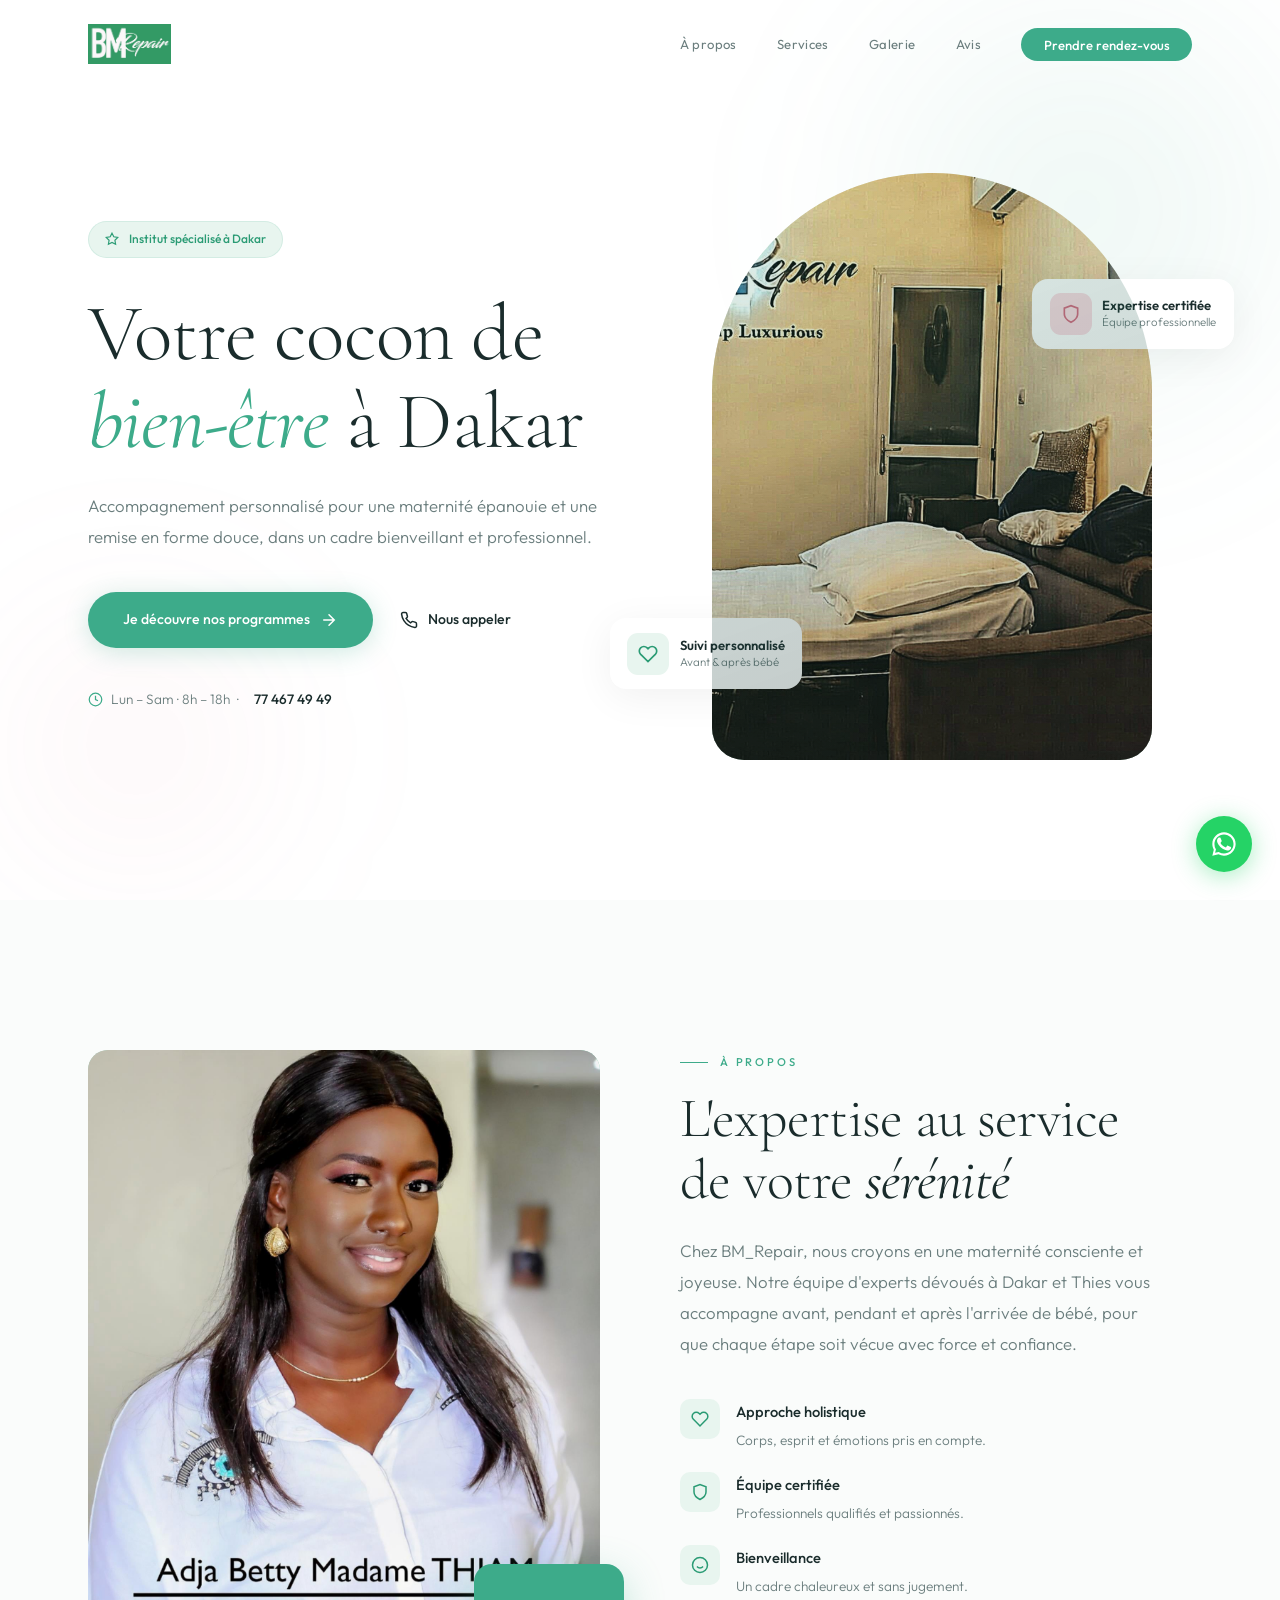
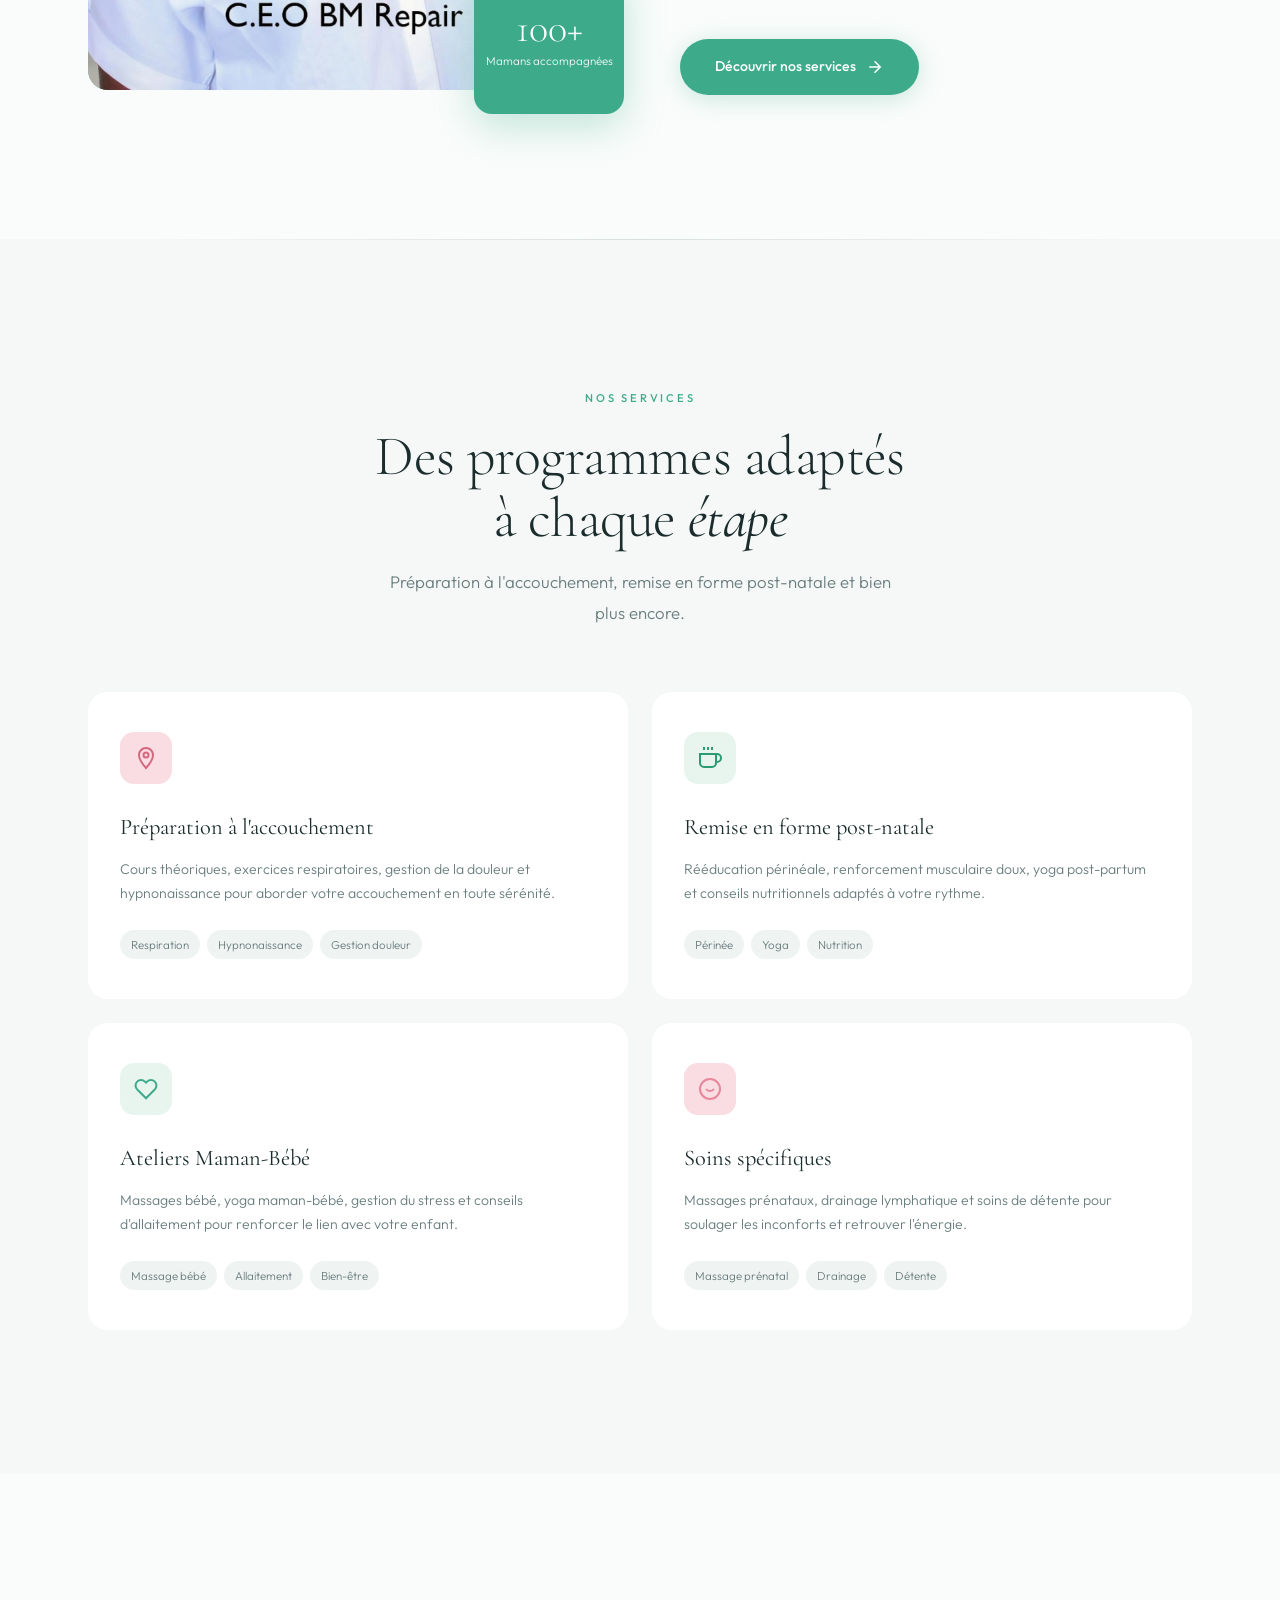
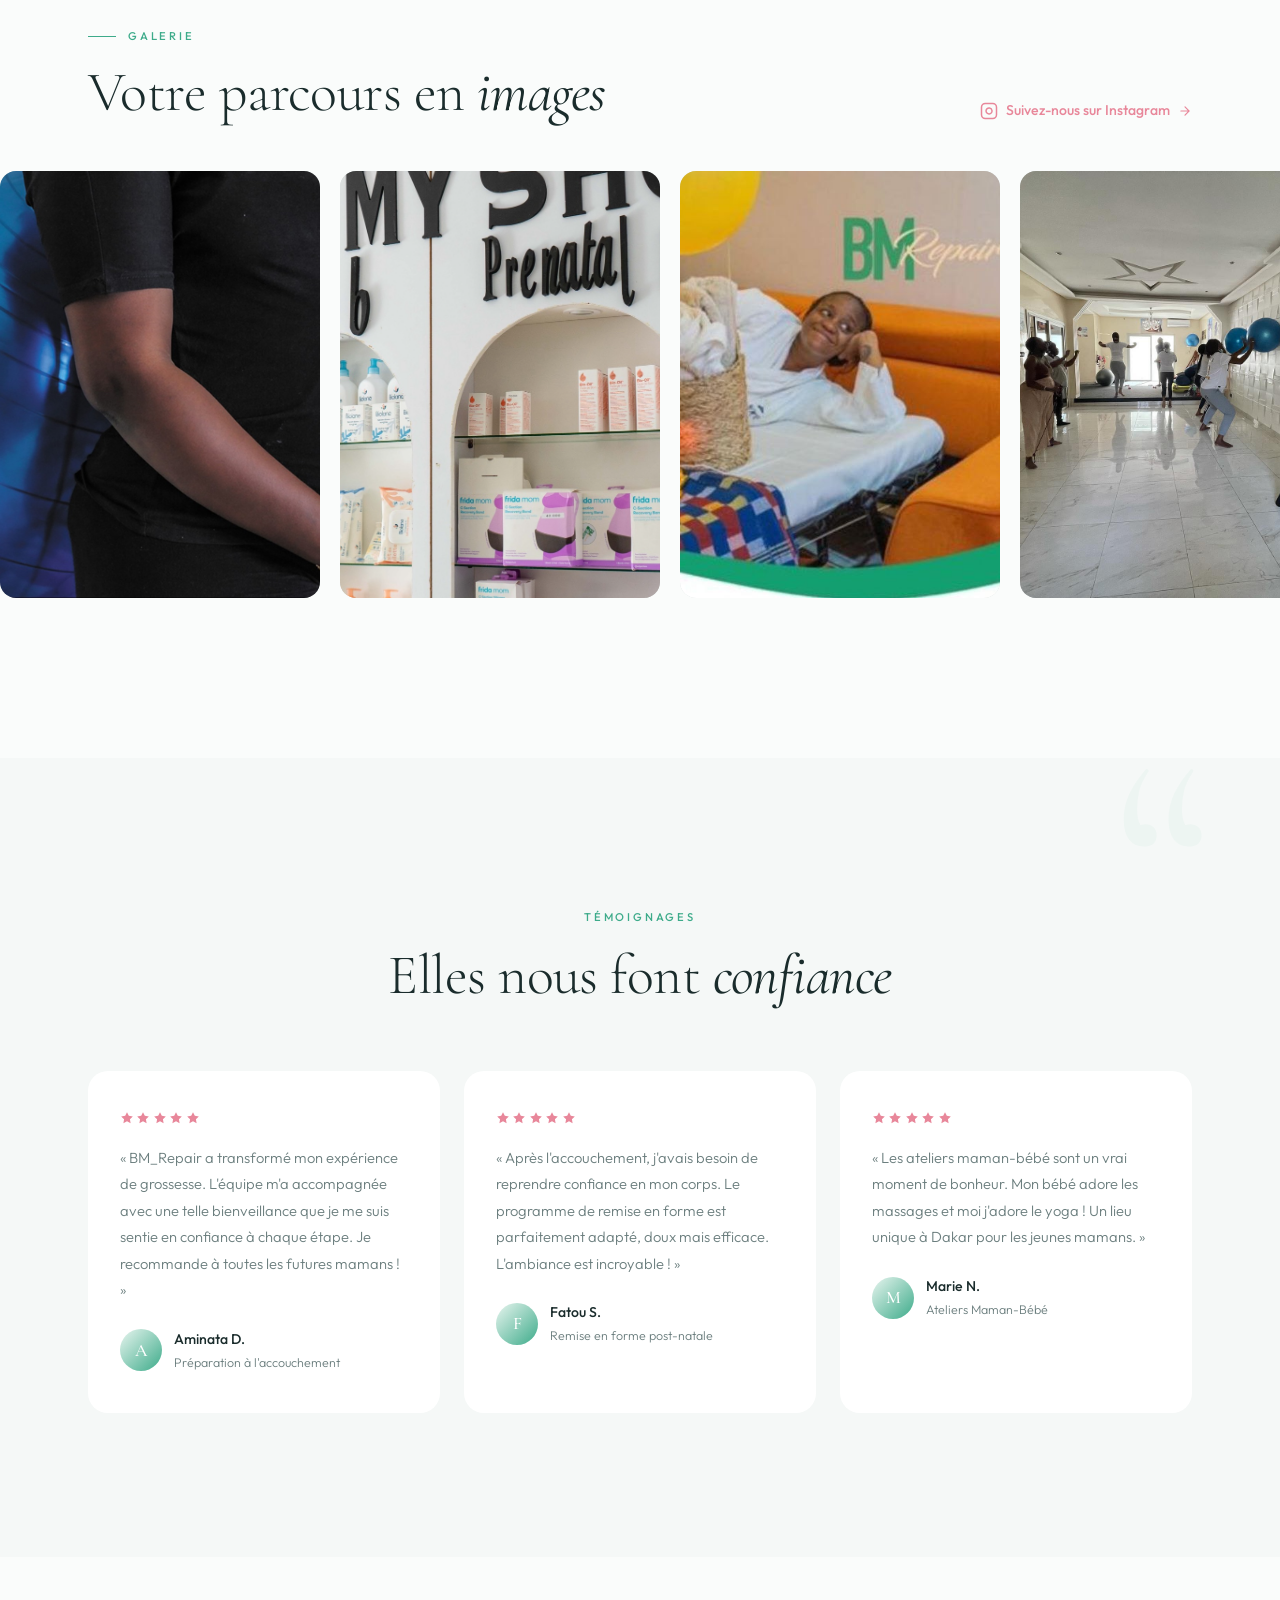
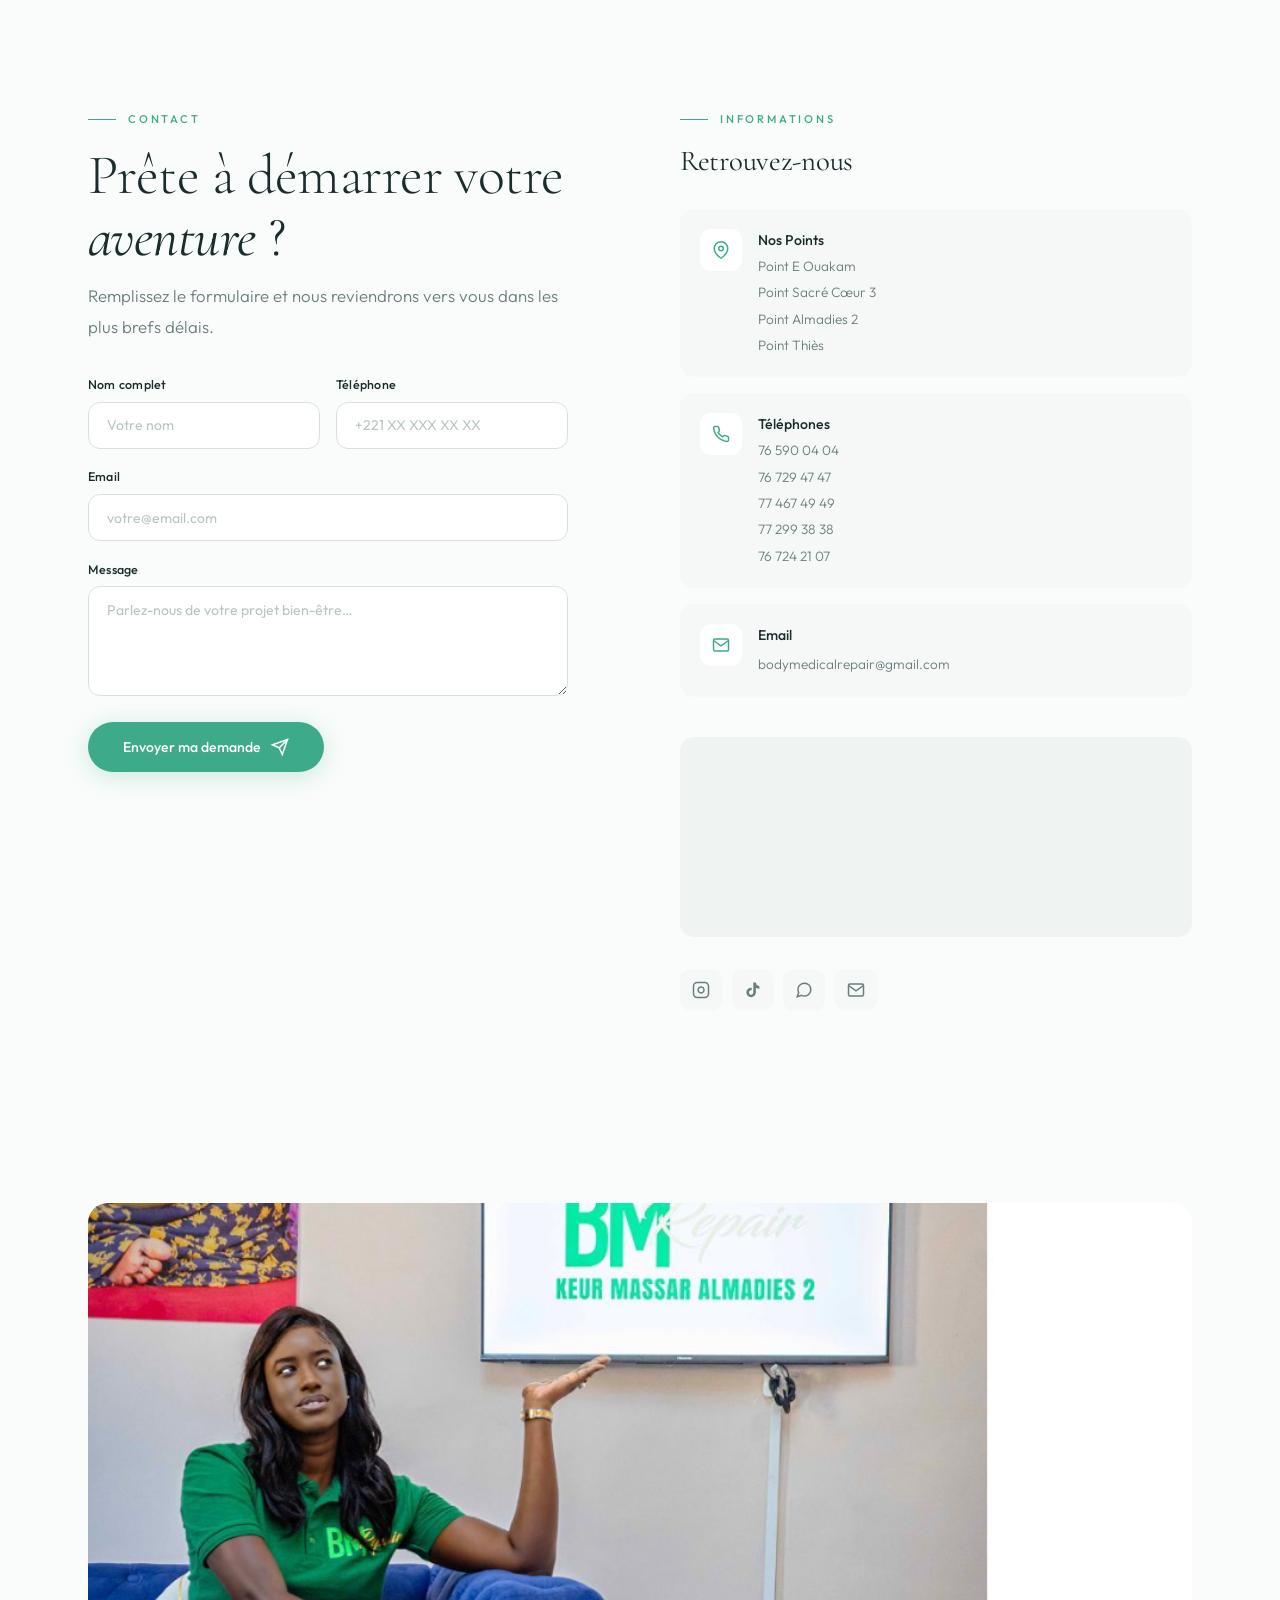
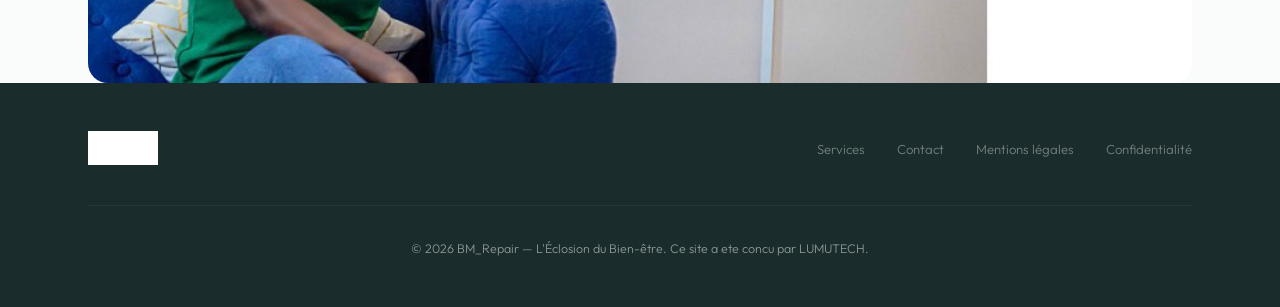
<file: index.html>
<!DOCTYPE html>
<html lang="fr">
<head>
    <meta charset="UTF-8">
    <meta name="viewport" content="width=device-width, initial-scale=1.0">
    <meta name="description" content="BM_Repair — Institut spécialisé dans le bien-être maternel, la préparation à l'accouchement et la remise en forme post-natale à Dakar.">
    <meta name="theme-color" content="#3DAB8A">
    <title>BM_Repair — L'Éclosion du Bien-être</title>

    <!-- Preconnect for fonts (critical render path) -->
    <link rel="preconnect" href="https://fonts.googleapis.com">
    <link rel="preconnect" href="https://fonts.gstatic.com" crossorigin>
    <link href="https://fonts.googleapis.com/css2?family=Cormorant+Garamond:ital,wght@0,300;0,400;0,500;0,600;1,300;1,400&family=Outfit:wght@300;400;500;600&display=swap" rel="stylesheet">

    <link rel="stylesheet" href="css/styles.css">
</head>

<body>
    <!-- ================================================================
         NAVIGATION
         ================================================================ -->
    <nav class="nav" role="navigation" aria-label="Navigation principale">
        <div class="container nav__inner">
            <a href="#" class="nav__logo">
                <img src="[data-uri]" alt="BM Repair" width="160" height="40" decoding="async">
            </a>
            <button class="nav__toggle" aria-label="Menu" aria-expanded="false">
                <span class="nav__toggle-bar"></span>
                <span class="nav__toggle-bar"></span>
                <span class="nav__toggle-bar"></span>
            </button>
            <ul class="nav__links">
                <li><a href="#about" class="nav__link">À propos</a></li>
                <li><a href="#services" class="nav__link">Services</a></li>
                <li><a href="#gallery" class="nav__link">Galerie</a></li>
                <li><a href="#testimonials" class="nav__link">Avis</a></li>
                <li><a href="reservation.html" class="nav__cta">Prendre rendez-vous</a></li>
            </ul>
        </div>
    </nav>

    <!-- ================================================================
         HERO
         ================================================================ -->
    <section class="hero" id="home">
        <div class="hero__orb hero__orb--1"></div>
        <div class="hero__orb hero__orb--2"></div>
        <div class="container hero__grid">
            <div class="hero__content">
                <div class="hero__eyebrow">
                    <svg viewBox="0 0 24 24" fill="none" stroke="currentColor" stroke-width="2"><path d="M12 2L15.09 8.26 22 9.27 17 14.14 18.18 21.02 12 17.77 5.82 21.02 7 14.14 2 9.27 8.91 8.26z"/></svg>
                    Institut spécialisé à Dakar
                </div>
                <h1 class="t-heading t-h1 hero__title">
                    Votre cocon de<br><em>bien-être</em> à Dakar
                </h1>
                <p class="t-body hero__desc">
                    Accompagnement personnalisé pour une maternité épanouie et une remise en forme douce, dans un cadre bienveillant et professionnel.
                </p>
                <div class="hero__actions">
                    <a href="#services" class="btn btn--primary">
                        Je découvre nos programmes
                        <svg class="btn__arrow" viewBox="0 0 24 24" fill="none" stroke="currentColor" stroke-width="2" stroke-linecap="round"><path d="M5 12h14M12 5l7 7-7 7"/></svg>
                    </a>
                    <a href="tel:+221774674949" class="btn btn--ghost">
                        <svg viewBox="0 0 24 24" fill="none" stroke="currentColor" stroke-width="2" stroke-linecap="round" style="width:18px;height:18px"><path d="M22 16.92v3a2 2 0 01-2.18 2 19.79 19.79 0 01-8.63-3.07 19.5 19.5 0 01-6-6 19.79 19.79 0 01-3.07-8.67A2 2 0 014.11 2h3a2 2 0 012 1.72c.127.96.361 1.903.7 2.81a2 2 0 01-.45 2.11L8.09 9.91a16 16 0 006 6l1.27-1.27a2 2 0 012.11-.45c.907.339 1.85.573 2.81.7A2 2 0 0122 16.92z"/></svg>
                        Nous appeler
                    </a>
                </div>
                <div class="hero__phone">
                    <svg viewBox="0 0 24 24" fill="none" stroke="currentColor" stroke-width="2"><circle cx="12" cy="12" r="10"/><path d="M12 6v6l4 2"/></svg>
                    <span>Lun – Sam · 8h – 18h&ensp;·&ensp;</span>
                    <a href="tel:+221774674949">77 467 49 49</a>
                </div>
            </div>

            <div class="hero__visual">
                <div class="hero__img-wrap curtain-wrap">
                    <img src="./images/hero.jpg"
                         alt="Intérieur de l'institut BM_Repair — tables de soin et logo lumineux"
                         width="440" height="587"
                         loading="eager" decoding="async"
                         style="width:100%;height:100%;object-fit:cover;display:block">
                    <div class="hero__img-overlay"></div>
                </div>
                <div class="hero__float hero__float--1">
                    <div class="hero__float-icon hero__float-icon--green">
                        <svg viewBox="0 0 24 24" fill="none" stroke="currentColor" stroke-width="2"><path d="M20.84 4.61a5.5 5.5 0 00-7.78 0L12 5.67l-1.06-1.06a5.5 5.5 0 00-7.78 7.78l1.06 1.06L12 21.23l7.78-7.78 1.06-1.06a5.5 5.5 0 000-7.78z"/></svg>
                    </div>
                    <div class="hero__float-label">
                        <strong>Suivi personnalisé</strong>
                        <span>Avant &amp; après bébé</span>
                    </div>
                </div>
                <div class="hero__float hero__float--2">
                    <div class="hero__float-icon hero__float-icon--pink">
                        <svg viewBox="0 0 24 24" fill="none" stroke="currentColor" stroke-width="2"><path d="M12 22s8-4 8-10V5l-8-3-8 3v7c0 6 8 10 8 10z"/></svg>
                    </div>
                    <div class="hero__float-label">
                        <strong>Expertise certifiée</strong>
                        <span>Équipe professionnelle</span>
                    </div>
                </div>
            </div>
        </div>
    </section>

    <!-- ================================================================
         ABOUT
         ================================================================ -->
    <section class="about" id="about">
        <div class="container about__grid">
            <div class="about__img" data-reveal="left">
                <div class="about__img-main curtain-wrap">
                    <img src="./images/about.jpg"
                         alt="Intérieur chaleureux de l'institut BM_Repair"
                         width="400" height="500"
                         loading="lazy" decoding="async"
                         style="width:100%;height:100%;object-fit:cover;display:block">
                </div>
                <div class="about__stat" data-reveal="scale" data-delay="4">
                    <div>
                        <div class="about__stat-num">100+</div>
                        <div class="about__stat-label">Mamans accompagnées</div>
                    </div>
                </div>
            </div>

            <div class="about__content">
                <div class="t-label" data-reveal="up">À propos</div>
                <h2 class="t-heading t-h2" data-reveal="up" data-delay="1">L'expertise au service de votre <em>sérénité</em></h2>
                <p class="t-body" data-reveal="up" data-delay="2">
                    Chez BM_Repair, nous croyons en une maternité consciente et joyeuse. Notre équipe d'experts dévoués à Dakar et Thies vous accompagne avant, pendant et après l'arrivée de bébé, pour que chaque étape soit vécue avec force et confiance.
                </p>
                <div class="about__features" data-reveal="up" data-delay="3">
                    <div class="about__feat">
                        <div class="about__feat-icon">
                            <svg viewBox="0 0 24 24" fill="none" stroke="currentColor" stroke-width="2"><path d="M20.84 4.61a5.5 5.5 0 00-7.78 0L12 5.67l-1.06-1.06a5.5 5.5 0 00-7.78 7.78l1.06 1.06L12 21.23l7.78-7.78 1.06-1.06a5.5 5.5 0 000-7.78z"/></svg>
                        </div>
                        <div class="about__feat-text">
                            <strong>Approche holistique</strong>
                            <span>Corps, esprit et émotions pris en compte.</span>
                        </div>
                    </div>
                    <div class="about__feat">
                        <div class="about__feat-icon">
                            <svg viewBox="0 0 24 24" fill="none" stroke="currentColor" stroke-width="2"><path d="M12 22s8-4 8-10V5l-8-3-8 3v7c0 6 8 10 8 10z"/></svg>
                        </div>
                        <div class="about__feat-text">
                            <strong>Équipe certifiée</strong>
                            <span>Professionnels qualifiés et passionnés.</span>
                        </div>
                    </div>
                    <div class="about__feat">
                        <div class="about__feat-icon">
                            <svg viewBox="0 0 24 24" fill="none" stroke="currentColor" stroke-width="2"><circle cx="12" cy="12" r="10"/><path d="M8 14s1.5 2 4 2 4-2 4-2"/><line x1="9" y1="9" x2="9.01" y2="9"/><line x1="15" y1="9" x2="15.01" y2="9"/></svg>
                        </div>
                        <div class="about__feat-text">
                            <strong>Bienveillance</strong>
                            <span>Un cadre chaleureux et sans jugement.</span>
                        </div>
                    </div>
                </div>
                <a href="#services" class="btn btn--primary" data-reveal="up" data-delay="4">
                    Découvrir nos services
                    <svg class="btn__arrow" viewBox="0 0 24 24" fill="none" stroke="currentColor" stroke-width="2" stroke-linecap="round"><path d="M5 12h14M12 5l7 7-7 7"/></svg>
                </a>
            </div>
        </div>
    </section>

    <!-- ================================================================
         SERVICES
         ================================================================ -->
    <section class="services" id="services">
        <div class="container">
            <div class="services__header">
                <div class="t-label" data-reveal="up">Nos services</div>
                <h2 class="t-heading t-h2" data-reveal="up" data-delay="1">Des programmes adaptés à chaque <em>étape</em></h2>
                <p class="t-body" data-reveal="up" data-delay="2" style="margin:0 auto">Préparation à l'accouchement, remise en forme post-natale et bien plus encore.</p>
            </div>
            <div class="services__grid">
                <div class="svc-card" data-reveal="up" data-delay="1">
                    <div class="svc-card__icon svc-card__icon--1">
                        <svg viewBox="0 0 24 24" fill="none" stroke="currentColor" stroke-width="2"><path d="M12 2a7 7 0 017 7c0 5.25-7 13-7 13S5 14.25 5 9a7 7 0 017-7z"/><circle cx="12" cy="9" r="2.5"/></svg>
                    </div>
                    <h3 class="svc-card__title">Préparation à l'accouchement</h3>
                    <p class="svc-card__desc">Cours théoriques, exercices respiratoires, gestion de la douleur et hypnonaissance pour aborder votre accouchement en toute sérénité.</p>
                    <div class="svc-card__tags">
                        <span class="svc-tag">Respiration</span>
                        <span class="svc-tag">Hypnonaissance</span>
                        <span class="svc-tag">Gestion douleur</span>
                    </div>
                </div>
                <div class="svc-card" data-reveal="up" data-delay="2">
                    <div class="svc-card__icon svc-card__icon--2">
                        <svg viewBox="0 0 24 24" fill="none" stroke="currentColor" stroke-width="2"><path d="M18 8h1a4 4 0 010 8h-1"/><path d="M2 8h16v9a4 4 0 01-4 4H6a4 4 0 01-4-4V8z"/><line x1="6" y1="1" x2="6" y2="4"/><line x1="10" y1="1" x2="10" y2="4"/><line x1="14" y1="1" x2="14" y2="4"/></svg>
                    </div>
                    <h3 class="svc-card__title">Remise en forme post-natale</h3>
                    <p class="svc-card__desc">Rééducation périnéale, renforcement musculaire doux, yoga post-partum et conseils nutritionnels adaptés à votre rythme.</p>
                    <div class="svc-card__tags">
                        <span class="svc-tag">Périnée</span>
                        <span class="svc-tag">Yoga</span>
                        <span class="svc-tag">Nutrition</span>
                    </div>
                </div>
                <div class="svc-card" data-reveal="up" data-delay="3">
                    <div class="svc-card__icon svc-card__icon--3">
                        <svg viewBox="0 0 24 24" fill="none" stroke="currentColor" stroke-width="2"><path d="M20.84 4.61a5.5 5.5 0 00-7.78 0L12 5.67l-1.06-1.06a5.5 5.5 0 00-7.78 7.78l1.06 1.06L12 21.23l7.78-7.78 1.06-1.06a5.5 5.5 0 000-7.78z"/></svg>
                    </div>
                    <h3 class="svc-card__title">Ateliers Maman-Bébé</h3>
                    <p class="svc-card__desc">Massages bébé, yoga maman-bébé, gestion du stress et conseils d'allaitement pour renforcer le lien avec votre enfant.</p>
                    <div class="svc-card__tags">
                        <span class="svc-tag">Massage bébé</span>
                        <span class="svc-tag">Allaitement</span>
                        <span class="svc-tag">Bien-être</span>
                    </div>
                </div>
                <div class="svc-card" data-reveal="up" data-delay="4">
                    <div class="svc-card__icon svc-card__icon--4">
                        <svg viewBox="0 0 24 24" fill="none" stroke="currentColor" stroke-width="2"><circle cx="12" cy="12" r="10"/><path d="M8 12s1.5 2 4 2 4-2 4-2"/><path d="M9 9h.01M15 9h.01"/></svg>
                    </div>
                    <h3 class="svc-card__title">Soins spécifiques</h3>
                    <p class="svc-card__desc">Massages prénataux, drainage lymphatique et soins de détente pour soulager les inconforts et retrouver l'énergie.</p>
                    <div class="svc-card__tags">
                        <span class="svc-tag">Massage prénatal</span>
                        <span class="svc-tag">Drainage</span>
                        <span class="svc-tag">Détente</span>
                    </div>
                </div>
            </div>
        </div>
    </section>

    <!-- ================================================================
         GALLERY
         ================================================================ -->
    <section class="gallery" id="gallery">
        <div class="container">
            <div class="gallery__header">
                <div data-reveal="up">
                    <div class="t-label">Galerie</div>
                    <h2 class="t-heading t-h2">Votre parcours en <em>images</em></h2>
                </div>
                <a href="https://www.instagram.com/body_medical_repair/" target="_blank" rel="noopener noreferrer" class="gallery__ig" data-reveal="fade" data-delay="2">
                    <svg viewBox="0 0 24 24" fill="none" stroke="currentColor" stroke-width="2"><rect x="2" y="2" width="20" height="20" rx="5"/><path d="M16 11.37A4 4 0 1112.63 8 4 4 0 0116 11.37z"/><line x1="17.5" y1="6.5" x2="17.51" y2="6.5"/></svg>
                    Suivez-nous sur Instagram
                    <svg viewBox="0 0 24 24" fill="none" stroke="currentColor" stroke-width="2" stroke-linecap="round" style="width:14px;height:14px"><path d="M5 12h14M12 5l7 7-7 7"/></svg>
                </a>
            </div>
        </div>
        <div class="gallery__track">
            <div class="gallery__card">
                <div class="gallery__card-bg">
                    <img src="./images/gallery-yoga.jpg" alt="Yoga prénatal BM_Repair" width="320" height="427" loading="lazy" decoding="async" style="width:100%;height:100%;object-fit:cover;display:block">
                </div>
                <div class="gallery__card-info"><h4>Yoga prénatal</h4><span>Sérenité &amp; connexion</span></div>
            </div>
            <div class="gallery__card">
                <div class="gallery__card-bg">
                    <img src="./images/gallery-institut.jpg" alt="Intérieur de l'institut BM_Repair" width="320" height="427" loading="lazy" decoding="async" style="width:100%;height:100%;object-fit:cover;display:block">
                </div>
                <div class="gallery__card-info"><h4>Boutique BM_Repair</h4><span>Un espace de douceur</span></div>
            </div>
            <div class="gallery__card">
                <div class="gallery__card-bg">
                    <img src="./images/gallery-atelier.jpg" alt="Atelier maman-bébé BM_Repair" width="320" height="427" loading="lazy" decoding="async" style="width:100%;height:100%;object-fit:cover;display:block">
                </div>
                <div class="gallery__card-info"><h4>Environnement</h4><span>Partage &amp; complicité</span></div>
            </div>
            <div class="gallery__card">
                <div class="gallery__card-bg">
                    <img src="./images/gallery-fitness.jpg" alt="Remise en forme post-natale BM_Repair" width="320" height="427" loading="lazy" decoding="async" style="width:100%;height:100%;object-fit:cover;display:block">
                </div>
                <div class="gallery__card-info"><h4>Gym-Fitness</h4><span>Maitriser en douceur</span></div>
            </div>
            <div class="gallery__card">
                <div class="gallery__card-bg">
                    <img src="./images/gallery-bebe.jpg" alt="Bébé de l'année BM_Repair" width="320" height="427" loading="lazy" decoding="async" style="width:100%;height:100%;object-fit:cover;display:block">
                </div>
                <div class="gallery__card-info"><h4>Joie de Maman</h4><span>pour le bien de bebe</span></div>
            </div>
        </div>
    </section>

    <!-- ================================================================
         TESTIMONIALS
         ================================================================ -->
    <section class="testimonials" id="testimonials">
        <div class="container">
            <div class="testimonials__header">
                <div class="t-label" data-reveal="up">Témoignages</div>
                <h2 class="t-heading t-h2" data-reveal="up" data-delay="1">Elles nous font <em>confiance</em></h2>
            </div>
            <div class="testimonials__grid">
                <div class="testi-card" data-reveal="up" data-delay="1">
                    <div class="testi-card__stars"><svg viewBox="0 0 24 24" fill="currentColor"><path d="M12 2L15.09 8.26 22 9.27 17 14.14 18.18 21.02 12 17.77 5.82 21.02 7 14.14 2 9.27 8.91 8.26z"/></svg><svg viewBox="0 0 24 24" fill="currentColor"><path d="M12 2L15.09 8.26 22 9.27 17 14.14 18.18 21.02 12 17.77 5.82 21.02 7 14.14 2 9.27 8.91 8.26z"/></svg><svg viewBox="0 0 24 24" fill="currentColor"><path d="M12 2L15.09 8.26 22 9.27 17 14.14 18.18 21.02 12 17.77 5.82 21.02 7 14.14 2 9.27 8.91 8.26z"/></svg><svg viewBox="0 0 24 24" fill="currentColor"><path d="M12 2L15.09 8.26 22 9.27 17 14.14 18.18 21.02 12 17.77 5.82 21.02 7 14.14 2 9.27 8.91 8.26z"/></svg><svg viewBox="0 0 24 24" fill="currentColor"><path d="M12 2L15.09 8.26 22 9.27 17 14.14 18.18 21.02 12 17.77 5.82 21.02 7 14.14 2 9.27 8.91 8.26z"/></svg></div>
                    <blockquote class="testi-card__quote">« BM_Repair a transformé mon expérience de grossesse. L'équipe m'a accompagnée avec une telle bienveillance que je me suis sentie en confiance à chaque étape. Je recommande à toutes les futures mamans ! »</blockquote>
                    <div class="testi-card__author">
                        <div class="testi-card__avatar">A</div>
                        <div><div class="testi-card__name">Aminata D.</div><div class="testi-card__role">Préparation à l'accouchement</div></div>
                    </div>
                </div>
                <div class="testi-card" data-reveal="up" data-delay="2">
                    <div class="testi-card__stars"><svg viewBox="0 0 24 24" fill="currentColor"><path d="M12 2L15.09 8.26 22 9.27 17 14.14 18.18 21.02 12 17.77 5.82 21.02 7 14.14 2 9.27 8.91 8.26z"/></svg><svg viewBox="0 0 24 24" fill="currentColor"><path d="M12 2L15.09 8.26 22 9.27 17 14.14 18.18 21.02 12 17.77 5.82 21.02 7 14.14 2 9.27 8.91 8.26z"/></svg><svg viewBox="0 0 24 24" fill="currentColor"><path d="M12 2L15.09 8.26 22 9.27 17 14.14 18.18 21.02 12 17.77 5.82 21.02 7 14.14 2 9.27 8.91 8.26z"/></svg><svg viewBox="0 0 24 24" fill="currentColor"><path d="M12 2L15.09 8.26 22 9.27 17 14.14 18.18 21.02 12 17.77 5.82 21.02 7 14.14 2 9.27 8.91 8.26z"/></svg><svg viewBox="0 0 24 24" fill="currentColor"><path d="M12 2L15.09 8.26 22 9.27 17 14.14 18.18 21.02 12 17.77 5.82 21.02 7 14.14 2 9.27 8.91 8.26z"/></svg></div>
                    <blockquote class="testi-card__quote">« Après l'accouchement, j'avais besoin de reprendre confiance en mon corps. Le programme de remise en forme est parfaitement adapté, doux mais efficace. L'ambiance est incroyable ! »</blockquote>
                    <div class="testi-card__author">
                        <div class="testi-card__avatar">F</div>
                        <div><div class="testi-card__name">Fatou S.</div><div class="testi-card__role">Remise en forme post-natale</div></div>
                    </div>
                </div>
                <div class="testi-card" data-reveal="up" data-delay="3">
                    <div class="testi-card__stars"><svg viewBox="0 0 24 24" fill="currentColor"><path d="M12 2L15.09 8.26 22 9.27 17 14.14 18.18 21.02 12 17.77 5.82 21.02 7 14.14 2 9.27 8.91 8.26z"/></svg><svg viewBox="0 0 24 24" fill="currentColor"><path d="M12 2L15.09 8.26 22 9.27 17 14.14 18.18 21.02 12 17.77 5.82 21.02 7 14.14 2 9.27 8.91 8.26z"/></svg><svg viewBox="0 0 24 24" fill="currentColor"><path d="M12 2L15.09 8.26 22 9.27 17 14.14 18.18 21.02 12 17.77 5.82 21.02 7 14.14 2 9.27 8.91 8.26z"/></svg><svg viewBox="0 0 24 24" fill="currentColor"><path d="M12 2L15.09 8.26 22 9.27 17 14.14 18.18 21.02 12 17.77 5.82 21.02 7 14.14 2 9.27 8.91 8.26z"/></svg><svg viewBox="0 0 24 24" fill="currentColor"><path d="M12 2L15.09 8.26 22 9.27 17 14.14 18.18 21.02 12 17.77 5.82 21.02 7 14.14 2 9.27 8.91 8.26z"/></svg></div>
                    <blockquote class="testi-card__quote">« Les ateliers maman-bébé sont un vrai moment de bonheur. Mon bébé adore les massages et moi j'adore le yoga ! Un lieu unique à Dakar pour les jeunes mamans. »</blockquote>
                    <div class="testi-card__author">
                        <div class="testi-card__avatar">M</div>
                        <div><div class="testi-card__name">Marie N.</div><div class="testi-card__role">Ateliers Maman-Bébé</div></div>
                    </div>
                </div>
            </div>
        </div>
    </section>

    <!-- ================================================================
         CONTACT
         ================================================================ -->
    <section class="contact" id="contact">
        <div class="container contact__grid">
            <div class="contact__form-wrap">
                <div class="t-label" data-reveal="up">Contact</div>
                <h2 class="t-heading t-h2" data-reveal="up" data-delay="1">Prête à démarrer votre <em>aventure</em>&nbsp;?</h2>
                <p class="t-body" data-reveal="up" data-delay="2">Remplissez le formulaire et nous reviendrons vers vous dans les plus brefs délais.</p>
                <form class="form" data-reveal="up" data-delay="3" id="contactForm">
                    <div class="form__row">
                        <div class="form__group">
                            <label for="name">Nom complet</label>
                            <input class="form__input" type="text" id="name" name="name" placeholder="Votre nom" required>
                        </div>
                        <div class="form__group">
                            <label for="phone">Téléphone</label>
                            <input class="form__input" type="tel" id="phone" name="phone" placeholder="+221 XX XXX XX XX">
                        </div>
                    </div>
                    <div class="form__group">
                        <label for="email">Email</label>
                        <input class="form__input" type="email" id="email" name="email" placeholder="votre@email.com" required>
                    </div>
                    <div class="form__group">
                        <label for="message">Message</label>
                        <textarea class="form__input" id="message" name="message" placeholder="Parlez-nous de votre projet bien-être…" rows="4"></textarea>
                    </div>
                    <button type="submit" class="btn btn--primary" style="align-self:flex-start">
                        Envoyer ma demande
                        <svg class="btn__arrow" viewBox="0 0 24 24" fill="none" stroke="currentColor" stroke-width="2" stroke-linecap="round"><line x1="22" y1="2" x2="11" y2="13"/><polygon points="22 2 15 22 11 13 2 9 22 2"/></svg>
                    </button>
                </form>
            </div>

            <div class="contact__info" data-reveal="right">
                <div class="t-label">Informations</div>
                <h2 class="t-heading t-h3">Retrouvez-nous </h2>

                <div class="info-cards">
                    <div class="info-card">
                        <div class="info-card__icon"><svg viewBox="0 0 24 24" fill="none" stroke="currentColor" stroke-width="2"><path d="M21 10c0 7-9 13-9 13s-9-6-9-13a9 9 0 0118 0z"/><circle cx="12" cy="10" r="3"/></svg></div>
                        <div class="info-card__text">
                            <strong>Nos Points</strong>
                            <div class="info-list">
                                <span>Point E Ouakam</span>
                                <span>Point Sacré Cœur 3</span>
                                <span>Point Almadies 2</span>
                                <span>Point Thiès</span>
                            </div>
                        </div>
                    </div>
                    <div class="info-card">
                        <div class="info-card__icon"><svg viewBox="0 0 24 24" fill="none" stroke="currentColor" stroke-width="2"><path d="M22 16.92v3a2 2 0 01-2.18 2 19.79 19.79 0 01-8.63-3.07 19.5 19.5 0 01-6-6 19.79 19.79 0 01-3.07-8.67A2 2 0 014.11 2h3a2 2 0 012 1.72c.127.96.361 1.903.7 2.81a2 2 0 01-.45 2.11L8.09 9.91a16 16 0 006 6l1.27-1.27a2 2 0 012.11-.45c.907.339 1.85.573 2.81.7A2 2 0 0122 16.92z"/></svg></div>
                        <div class="info-card__text">
                            <strong>Téléphones</strong>
                            <div class="info-list">
                                <a href="tel:+221765900404">76 590 04 04</a> <a href="tel:+221767294747">76 729 47 47</a>
                                <a href="tel:+221774674949">77 467 49 49</a>
                                <a href="tel:+221772993838">77 299 38 38</a>
                                <a href="tel:+221767242107">76 724 21 07</a>
                                
                            </div>
                        </div>
                    </div>
                    <div class="info-card">
                        <div class="info-card__icon"><svg viewBox="0 0 24 24" fill="none" stroke="currentColor" stroke-width="2"><path d="M4 4h16c1.1 0 2 .9 2 2v12c0 1.1-.9 2-2 2H4c-1.1 0-2-.9-2-2V6c0-1.1.9-2 2-2z"/><polyline points="22,6 12,13 2,6"/></svg></div>
                        <div class="info-card__text"><strong>Email</strong><a href="mailto:bodymedicalrepair@gmail.com">bodymedicalrepair@gmail.com</a></div>
                    </div>
                    <!--<div class="info-card">
                    #    <div class="info-card__icon"><svg viewBox="0 0 24 24" fill="none" stroke="currentColor" stroke-width="2"><circle cx="12" cy="12" r="10"/><line x1="2" y1="12" x2="22" y2="12"/><path d="M12 2a15.3 15.3 0 014 10 15.3 15.3 0 01-4 10 15.3 15.3 0 01-4-10 15.3 15.3 0 014-10z"/></svg></div>
                    #   <div class="info-card__text"><strong>Site web</strong><a href="https://bmrepairmyshop.com" target="_blank" rel="noopener noreferrer">bmrepairmyshop.com</a></div>
                    #</div>-->
                </div>

                <iframe
                    class="contact__map"
                    src="https://www.google.com/maps/embed?pb=!1m18!1m12!1m3!1d3858.5!2d-17.44!3d14.74!2m3!1f0!2f0!3f0!3m2!1i1024!2i768!4f13.1!3m3!1m2!1s0x0%3A0x0!2sSacr%C3%A9+Coeur+3%2C+Dakar!5e0!3m2!1sfr!2ssn!4v1"
                    allowfullscreen=""
                    loading="lazy"
                    referrerpolicy="no-referrer-when-downgrade"
                    title="Localisation BM_Repair à Dakar"
                ></iframe>

                <div class="contact__socials">
                    <a href="https://www.instagram.com/body_medical_repair/" target="_blank" rel="noopener noreferrer" class="social-btn" aria-label="Instagram">
                        <svg viewBox="0 0 24 24" fill="none" stroke="currentColor" stroke-width="2"><rect x="2" y="2" width="20" height="20" rx="5"/><path d="M16 11.37A4 4 0 1112.63 8 4 4 0 0116 11.37z"/><line x1="17.5" y1="6.5" x2="17.51" y2="6.5"/></svg>
                    </a>
                    <a href="https://www.tiktok.com/@bettythiam881" target="_blank" rel="noopener noreferrer" class="social-btn" aria-label="TikTok">
                        <svg viewBox="0 0 24 24" fill="currentColor" stroke="none"><path d="M19.59 6.69a4.83 4.83 0 01-3.77-4.25V2h-3.45v13.67a2.89 2.89 0 01-2.88 2.5 2.89 2.89 0 01-2.89-2.89 2.89 2.89 0 012.89-2.89c.28 0 .54.04.79.1V9.01a6.32 6.32 0 00-.79-.05 6.34 6.34 0 00-6.34 6.34 6.34 6.34 0 006.34 6.34 6.34 6.34 0 006.33-6.34V8.88a8.17 8.17 0 004.78 1.52V7.01a4.85 4.85 0 01-1.01-.32z"/></svg>
                    </a>
                    <a href="https://wa.me/221774674949" target="_blank" rel="noopener noreferrer" class="social-btn" aria-label="WhatsApp">
                        <svg viewBox="0 0 24 24" fill="none" stroke="currentColor" stroke-width="2"><path d="M21 11.5a8.38 8.38 0 01-.9 3.8 8.5 8.5 0 01-7.6 4.7 8.38 8.38 0 01-3.8-.9L3 21l1.9-5.7a8.38 8.38 0 01-.9-3.8 8.5 8.5 0 014.7-7.6 8.38 8.38 0 013.8-.9h.5a8.48 8.48 0 018 8v.5z"/></svg>
                    </a>
                    <a href="mailto:bodymedicalrepair@gmail.com" class="social-btn" aria-label="Email">
                        <svg viewBox="0 0 24 24" fill="none" stroke="currentColor" stroke-width="2"><path d="M4 4h16c1.1 0 2 .9 2 2v12c0 1.1-.9 2-2 2H4c-1.1 0-2-.9-2-2V6c0-1.1.9-2 2-2z"/><polyline points="22,6 12,13 2,6"/></svg>
                    </a>
                </div>
            </div>
        </div>
    </section>

    <!-- ================================================================
         BANDEAU — Photo de l'institut en bas de page
         ================================================================ -->
    <section class="bandeau-photo" aria-label="Photo de l'institut">
        <div class="container">
            <div class="curtain-wrap curtain-wrap--pink bandeau-photo__wrap" data-reveal="scale">
                <img src="./images/en_bas_de_page.jpg"
                     alt="Cliente souriante dans l'institut BM_Repair — ambiance chaleureuse et professionnelle"
                     width="1200" height="500"
                     loading="lazy" decoding="async"
                     style="width:100%;height:100%;object-fit:cover;object-position:center 30%;display:block">
            </div>
        </div>
    </section>

    <!-- ================================================================
         FOOTER
         ================================================================ -->
    <footer class="footer">
        <div class="container footer__inner">
            <div class="footer__logo">
                <img src="./images/logo_footage.png" alt="BM Repair" width="140" height="34" decoding="async" loading="lazy">
            </div>
            <ul class="footer__links">
                <li><a href="#services">Services</a></li>
                <li><a href="#contact">Contact</a></li>
                <li><a href="#">Mentions légales</a></li>
                <li><a href="#">Confidentialité</a></li>
            </ul>
            <p class="footer__copy">&copy; 2026 BM_Repair — L'Éclosion du Bien-être. Ce site a ete concu par LUMUTECH.</p>
        </div>
    </footer>

    <!-- WhatsApp FAB -->
    <a href="https://wa.me/221774674949?text=Bonjour%20BM_Repair%20%F0%9F%91%8B%20Je%20souhaite%20prendre%20rendez-vous%20svp%20!"
       class="whatsapp-fab"
       target="_blank"
       rel="noopener noreferrer"
       aria-label="Contacter sur WhatsApp">
        <svg viewBox="0 0 24 24" fill="currentColor" aria-hidden="true">
            <path d="M17.472 14.382c-.297-.149-1.758-.867-2.03-.967-.273-.099-.471-.148-.67.15-.197.297-.767.966-.94 1.164-.173.199-.347.223-.644.075-.297-.15-1.255-.463-2.39-1.475-.883-.788-1.48-1.761-1.653-2.059-.173-.297-.018-.458.13-.606.134-.133.298-.347.446-.52.149-.174.198-.298.298-.497.099-.198.05-.371-.025-.52-.075-.149-.669-1.612-.916-2.207-.242-.579-.487-.5-.669-.51-.173-.008-.371-.01-.57-.01-.198 0-.52.074-.792.372-.272.297-1.04 1.016-1.04 2.479 0 1.462 1.065 2.875 1.213 3.074.149.198 2.096 3.2 5.077 4.487.709.306 1.262.489 1.694.625.712.227 1.36.195 1.871.118.571-.085 1.758-.719 2.006-1.413.248-.694.248-1.289.173-1.413-.074-.124-.272-.198-.57-.347z"/>
            <path d="M11.99 2.007C6.478 2.007 2 6.484 2 11.997c0 1.76.456 3.41 1.256 4.836L2 22l5.305-1.228A9.945 9.945 0 0011.99 22c5.512 0 9.99-4.478 9.99-9.99 0-5.514-4.478-9.993-9.99-9.993zm0 18.181a8.177 8.177 0 01-4.176-1.144l-.3-.178-3.149.729.763-3.073-.196-.315A8.178 8.178 0 013.818 12c0-4.516 3.676-8.19 8.172-8.19 4.497 0 8.173 3.674 8.173 8.19 0 4.515-3.676 8.188-8.173 8.188z"/>
        </svg>
    </a>

    <!-- ================================================================
         JAVASCRIPT — Vanilla, minimal, performant
         ================================================================ -->
    <script src="js/main.js"></script>
</body>
</html>
</file>
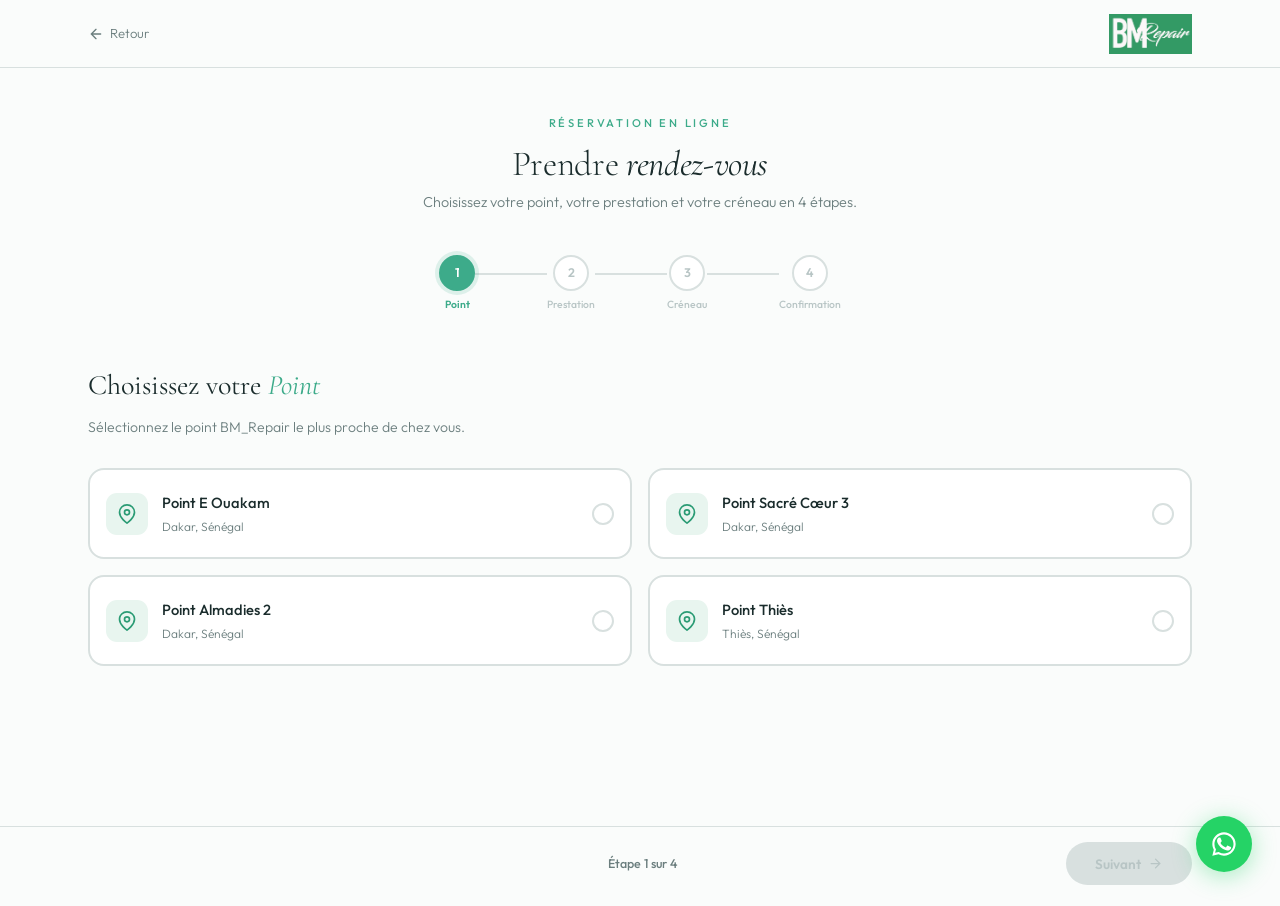
<file: reservation.html>
<!DOCTYPE html>
<html lang="fr">
<head>
    <meta charset="UTF-8">
    <meta name="viewport" content="width=device-width, initial-scale=1.0">
    <meta name="description" content="Réserver votre séance BM_Repair — Institut spécialisé dans le bien-être maternel à Dakar.">
    <meta name="theme-color" content="#3DAB8A">
    <title>Réserver — BM_Repair</title>
    <link rel="preconnect" href="https://fonts.googleapis.com">
    <link rel="preconnect" href="https://fonts.gstatic.com" crossorigin>
    <link href="https://fonts.googleapis.com/css2?family=Cormorant+Garamond:ital,wght@0,300;0,400;0,500;0,600;1,300;1,400&family=Outfit:wght@300;400;500;600&display=swap" rel="stylesheet">
    <link rel="stylesheet" href="css/styles.css">
    <style>
    /* =================================================================
       RESERVATION — Styles spécifiques (Luxe Léger Design System)
       ================================================================= */

    /* Header */
    .res-header {
        position: sticky; top: 0; z-index: 100;
        background: rgba(250,252,251,0.92);
        backdrop-filter: blur(24px); -webkit-backdrop-filter: blur(24px);
        border-bottom: 1px solid var(--gray-200);
        padding: 0.85rem 0;
    }
    .res-header__inner { display: flex; align-items: center; justify-content: space-between; gap: 1rem; }
    .res-back {
        display: inline-flex; align-items: center; gap: 0.4rem;
        font-size: 0.82rem; color: var(--gray-500); text-decoration: none;
        transition: color var(--dur-fast) ease;
    }
    .res-back:hover { color: var(--green); }
    .res-back svg { width: 16px; height: 16px; }

    /* Main */
    .res-main { padding: 2.5rem 0 7rem; min-height: calc(100vh - 62px); }

    /* Hero */
    .res-hero { text-align: center; margin-bottom: 2.5rem; }
    .res-hero .t-label { justify-content: center; margin-bottom: 0.75rem; }
    .res-hero .t-label::before { display: none; }
    .res-hero__title { font-size: clamp(1.6rem, 4vw, 2.2rem); margin-bottom: 0.4rem; }
    .res-hero__sub { font-size: 0.9rem; color: var(--gray-500); }

    /* Progress stepper */
    .res-progress {
        display: flex; align-items: center; justify-content: center;
        gap: 0; margin-bottom: 3rem;
    }
    .res-step-dot { position: relative; display: flex; flex-direction: column; align-items: center; gap: 0.35rem; }
    .res-step-dot__circle {
        width: 36px; height: 36px; border-radius: 50%;
        border: 2px solid var(--gray-200); background: var(--white);
        display: flex; align-items: center; justify-content: center;
        font-size: 0.78rem; font-weight: 600; color: var(--gray-300);
        transition: all var(--dur-med) var(--ease-luxe); position: relative; z-index: 1;
    }
    .res-step-dot__label { font-size: 0.65rem; color: var(--gray-300); font-weight: 500; white-space: nowrap; transition: color var(--dur-med) ease; }
    .res-step-dot.is-active .res-step-dot__circle { border-color: var(--green); background: var(--green); color: var(--white); box-shadow: 0 0 0 4px rgba(61,171,138,0.15); }
    .res-step-dot.is-active .res-step-dot__label { color: var(--green); font-weight: 600; }
    .res-step-dot.is-done .res-step-dot__circle { border-color: var(--green); background: var(--green-light); color: var(--green-deep); }
    .res-step-dot.is-done .res-step-dot__label { color: var(--gray-500); }
    .res-step-line {
        flex: 1; height: 2px; max-width: 72px; background: var(--gray-200);
        margin-bottom: 1.35rem; transition: background var(--dur-med) ease;
    }
    .res-step-line.is-done { background: var(--green); }

    /* Panels */
    .res-panels-wrap { min-height: 300px; }
    .res-panel { display: none; }
    .res-panel.is-active { display: block; animation: resSlideIn 0.42s var(--ease-reveal) both; }
    .res-panel.slide-back { animation: resSlideInBack 0.42s var(--ease-reveal) both; }
    @keyframes resSlideIn { from { opacity: 0; transform: translateX(36px); } to { opacity: 1; transform: translateX(0); } }
    @keyframes resSlideInBack { from { opacity: 0; transform: translateX(-36px); } to { opacity: 1; transform: translateX(0); } }
    @media (prefers-reduced-motion: reduce) {
        .res-panel.is-active, .res-panel.slide-back { animation: none; }
    }

    .res-panel-title { font-family: var(--font-serif); font-size: clamp(1.3rem,3vw,1.75rem); font-weight: 400; margin-bottom: 0.4rem; }
    .res-panel-title em { font-style: italic; color: var(--green); }
    .res-panel-sub { font-size: 0.88rem; color: var(--gray-500); margin-bottom: 1.75rem; }

    /* --- Step 1: Points --- */
    .point-grid { display: grid; grid-template-columns: repeat(2,1fr); gap: 1rem; }
    @media (max-width: 480px) { .point-grid { grid-template-columns: 1fr; } }

    .point-card {
        position: relative; cursor: pointer; border-radius: 16px;
        border: 2px solid var(--gray-200); padding: 1.25rem 1rem;
        background: var(--white); display: flex; align-items: center; gap: 0.9rem;
        transition: border-color var(--dur-fast) ease, box-shadow var(--dur-fast) ease, transform var(--dur-fast) var(--ease-spring);
        -webkit-tap-highlight-color: transparent;
    }
    .point-card input[type="radio"] { position: absolute; opacity: 0; width: 0; height: 0; }
    .point-card:active { transform: scale(0.97); }
    .point-card__icon {
        width: 42px; height: 42px; border-radius: 11px; background: var(--green-light);
        display: flex; align-items: center; justify-content: center; flex-shrink: 0; color: var(--green-deep);
        transition: background var(--dur-fast) ease, color var(--dur-fast) ease;
    }
    .point-card__icon svg { width: 20px; height: 20px; }
    .point-card__body { flex: 1; min-width: 0; }
    .point-card__name { font-weight: 500; font-size: 0.92rem; color: var(--charcoal); }
    .point-card__sub { font-size: 0.75rem; color: var(--gray-500); margin-top: 0.1rem; }
    .point-card__check {
        width: 22px; height: 22px; border-radius: 50%; border: 2px solid var(--gray-200);
        display: flex; align-items: center; justify-content: center; flex-shrink: 0;
        transition: all var(--dur-fast) ease; color: transparent;
    }
    .point-card__check svg { width: 11px; height: 11px; }
    .point-card.is-selected { border-color: var(--green); box-shadow: 0 0 0 4px rgba(61,171,138,0.1); }
    .point-card.is-selected .point-card__icon { background: var(--green); color: var(--white); }
    .point-card.is-selected .point-card__check { background: var(--green); border-color: var(--green); color: var(--white); }

    /* --- Step 2: Prestations accordion --- */
    .cat-list { display: flex; flex-direction: column; gap: 0.75rem; }
    .cat-block { border: 1.5px solid var(--gray-200); border-radius: 14px; overflow: hidden; background: var(--white); }
    .cat-header {
        width: 100%; display: flex; align-items: center; gap: 0.75rem;
        padding: 1rem 1.1rem; background: none; border: none; cursor: pointer;
        text-align: left; -webkit-tap-highlight-color: transparent;
        transition: background var(--dur-fast) ease;
    }
    .cat-header:hover { background: var(--gray-50); }
    .cat-header:active { background: var(--gray-100); }
    .cat-header__info { flex: 1; min-width: 0; }
    .cat-header__name { font-weight: 500; font-size: 0.9rem; color: var(--charcoal); }
    .cat-header__ctx { font-size: 0.72rem; color: var(--gray-500); margin-top: 0.1rem; }
    .cat-header__dur { font-size: 0.7rem; font-weight: 600; color: var(--green-deep); background: var(--green-light); padding: 0.2rem 0.55rem; border-radius: 100px; white-space: nowrap; flex-shrink: 0; }
    .cat-chevron { width: 16px; height: 16px; color: var(--gray-300); transition: transform var(--dur-fast) ease; flex-shrink: 0; }
    .cat-block.is-open .cat-chevron { transform: rotate(180deg); }
    .cat-body { display: none; flex-direction: column; gap: 0.5rem; padding: 0 0.9rem 0.9rem; }
    .cat-block.is-open .cat-body { display: flex; }

    .presta-card {
        display: flex; align-items: center; gap: 0.75rem;
        padding: 0.85rem 1rem; border-radius: 10px;
        border: 1.5px solid var(--gray-200); cursor: pointer;
        background: var(--gray-50); position: relative;
        transition: border-color var(--dur-fast) ease, background var(--dur-fast) ease, transform var(--dur-fast) var(--ease-spring);
        -webkit-tap-highlight-color: transparent;
    }
    .presta-card input[type="radio"] { position: absolute; opacity: 0; width: 0; height: 0; }
    .presta-card:active { transform: scale(0.98); }
    .presta-card__name { flex: 1; font-size: 0.88rem; color: var(--charcoal); }
    .presta-card__price { font-weight: 600; font-size: 0.85rem; color: var(--green-deep); white-space: nowrap; }
    .presta-card__check {
        width: 20px; height: 20px; border-radius: 50%; border: 2px solid var(--gray-200);
        display: flex; align-items: center; justify-content: center; flex-shrink: 0;
        transition: all var(--dur-fast) ease; color: transparent;
    }
    .presta-card__check svg { width: 10px; height: 10px; }
    .presta-card.is-selected { border-color: var(--green); background: var(--green-light); }
    .presta-card.is-selected .presta-card__check { background: var(--green); border-color: var(--green); color: var(--white); }

    /* --- Step 3: Date & Time --- */
    .date-time-grid { display: grid; grid-template-columns: 1fr 1fr; gap: 2rem; }
    @media (max-width: 580px) { .date-time-grid { grid-template-columns: 1fr; } }
    .dt-label { display: block; font-size: 0.75rem; font-weight: 600; text-transform: uppercase; letter-spacing: 0.08em; color: var(--gray-500); margin-bottom: 0.85rem; }
    .date-input {
        width: 100%; padding: 0.9rem 1.1rem; border: 1.5px solid var(--gray-200); border-radius: 12px;
        font-family: var(--font-sans); font-size: 0.92rem; color: var(--charcoal); background: var(--white);
        outline: none; cursor: pointer; transition: border-color var(--dur-fast) ease, box-shadow var(--dur-fast) ease;
    }
    .date-input:focus, .date-input.is-valid { border-color: var(--green); box-shadow: 0 0 0 4px rgba(61,171,138,0.1); }
    .date-error { font-size: 0.78rem; color: var(--pink-deep); margin-top: 0.4rem; display: none; }
    .date-error.is-visible { display: block; }

    .time-grid { display: grid; grid-template-columns: repeat(3,1fr); gap: 0.5rem; }
    .time-slot {
        padding: 0.65rem 0.4rem; border-radius: 10px; border: 1.5px solid var(--gray-200);
        background: var(--white); font-family: var(--font-sans); font-size: 0.88rem; font-weight: 500;
        color: var(--charcoal); cursor: pointer; text-align: center;
        transition: all var(--dur-fast) var(--ease-spring); -webkit-tap-highlight-color: transparent;
    }
    .time-slot:active { transform: scale(0.95); }
    .time-slot.is-selected { background: var(--green); border-color: var(--green); color: var(--white); box-shadow: 0 4px 14px rgba(61,171,138,0.28); }

    /* --- Step 4: Info + Recap --- */
    .step4-grid { display: grid; grid-template-columns: 1fr 1fr; gap: 2.5rem; }
    @media (max-width: 640px) { .step4-grid { grid-template-columns: 1fr; } }

    .step4-field { margin-bottom: 1rem; }
    .step4-field label { display: block; font-size: 0.76rem; font-weight: 500; color: var(--charcoal); margin-bottom: 0.35rem; letter-spacing: 0.03em; }
    .step4-field input {
        width: 100%; padding: 0.82rem 1.05rem; border: 1.5px solid var(--gray-200); border-radius: 11px;
        font-family: var(--font-sans); font-size: 0.9rem; color: var(--charcoal); background: var(--white);
        outline: none; transition: border-color var(--dur-fast) ease, box-shadow var(--dur-fast) ease;
    }
    .step4-field input:focus { border-color: var(--green); box-shadow: 0 0 0 4px rgba(61,171,138,0.1); }
    .step4-field input::placeholder { color: var(--gray-300); }
    .field-note { font-size: 0.74rem; color: var(--gray-500); margin-top: 0.25rem; }

    .recap-card {
        background: var(--charcoal); color: var(--white);
        border-radius: 18px; padding: 1.6rem; position: sticky; top: 80px;
    }
    .recap-card__title { font-family: var(--font-serif); font-size: 1.1rem; font-weight: 400; margin-bottom: 1.2rem; color: rgba(255,255,255,0.9); }
    .recap-row { padding: 0.65rem 0; border-bottom: 1px solid rgba(255,255,255,0.07); }
    .recap-row:last-child { border-bottom: none; }
    .recap-row__label { font-size: 0.67rem; text-transform: uppercase; letter-spacing: 0.1em; color: rgba(255,255,255,0.35); margin-bottom: 0.2rem; }
    .recap-row__value { font-size: 0.9rem; color: rgba(255,255,255,0.88); font-weight: 500; }
    .recap-row__price { font-size: 1rem; color: var(--green-muted); font-weight: 600; font-family: var(--font-serif); }

    .wa-btn {
        display: flex; align-items: center; justify-content: center; gap: 0.7rem;
        width: 100%; padding: 1rem 1.25rem; margin-top: 1.25rem;
        background: #25D366; color: white; border: none; border-radius: 12px;
        font-family: var(--font-sans); font-size: 0.92rem; font-weight: 600;
        cursor: pointer; text-decoration: none;
        box-shadow: 0 4px 20px rgba(37,211,102,0.3);
        transition: transform var(--dur-fast) var(--ease-spring), box-shadow var(--dur-fast) ease;
        -webkit-tap-highlight-color: transparent;
    }
    .wa-btn:hover { transform: translateY(-2px); box-shadow: 0 8px 28px rgba(37,211,102,0.4); }
    .wa-btn:active { transform: scale(0.97); }
    .wa-btn svg { width: 20px; height: 20px; flex-shrink: 0; }

    /* Footer nav */
    .res-footer {
        position: fixed; bottom: 0; left: 0; right: 0; z-index: 50;
        background: rgba(250,252,251,0.95); backdrop-filter: blur(16px); -webkit-backdrop-filter: blur(16px);
        border-top: 1px solid var(--gray-200); padding: 0.85rem 0;
    }
    .res-footer__inner { display: flex; align-items: center; justify-content: space-between; gap: 1rem; }

    .res-btn-prev {
        display: inline-flex; align-items: center; gap: 0.45rem;
        padding: 0.8rem 1.4rem; border-radius: 100px;
        border: 1.5px solid var(--gray-200); background: var(--white);
        font-family: var(--font-sans); font-size: 0.85rem; font-weight: 500; color: var(--charcoal);
        cursor: pointer; transition: all var(--dur-fast) ease; -webkit-tap-highlight-color: transparent;
    }
    .res-btn-prev:hover { border-color: var(--green); color: var(--green); }
    .res-btn-prev:active { transform: scale(0.97); }
    .res-btn-prev svg { width: 15px; height: 15px; }

    .res-btn-next {
        display: inline-flex; align-items: center; gap: 0.45rem;
        padding: 0.8rem 1.8rem; border-radius: 100px; border: none;
        background: var(--green); color: var(--white);
        font-family: var(--font-sans); font-size: 0.85rem; font-weight: 600;
        cursor: pointer; box-shadow: 0 4px 18px rgba(61,171,138,0.28);
        transition: all var(--dur-fast) ease; -webkit-tap-highlight-color: transparent;
    }
    .res-btn-next:hover:not(:disabled) { background: var(--green-deep); transform: translateY(-1px); }
    .res-btn-next:active:not(:disabled) { transform: scale(0.97); }
    .res-btn-next:disabled { background: var(--gray-200); color: var(--gray-300); box-shadow: none; cursor: not-allowed; }
    .res-btn-next svg { width: 15px; height: 15px; }

    .step-counter { font-size: 0.78rem; color: var(--gray-500); font-weight: 500; }
    </style>
</head>

<body>
    <!-- HEADER -->
    <header class="res-header">
        <div class="container res-header__inner">
            <a href="index.html" class="res-back">
                <svg viewBox="0 0 24 24" fill="none" stroke="currentColor" stroke-width="2" stroke-linecap="round"><path d="M19 12H5M12 19l-7-7 7-7"/></svg>
                Retour
            </a>
            <a href="index.html" class="nav__logo">
                <img src="[data-uri]" alt="BM Repair" width="160" height="40" decoding="async">
            </a>
        </div>
    </header>

    <!-- MAIN -->
    <main class="res-main">
        <div class="container">

            <!-- Hero -->
            <div class="res-hero">
                <div class="t-label">Réservation en ligne</div>
                <h1 class="t-heading res-hero__title">Prendre <em>rendez-vous</em></h1>
                <p class="res-hero__sub">Choisissez votre point, votre prestation et votre créneau en 4 étapes.</p>
            </div>

            <!-- Stepper progress -->
            <div class="res-progress" role="list" aria-label="Progression de la réservation">
                <div class="res-step-dot is-active" data-step="1" role="listitem">
                    <div class="res-step-dot__circle" aria-current="step">1</div>
                    <span class="res-step-dot__label">Point</span>
                </div>
                <div class="res-step-line" data-line="1-2"></div>
                <div class="res-step-dot" data-step="2" role="listitem">
                    <div class="res-step-dot__circle">2</div>
                    <span class="res-step-dot__label">Prestation</span>
                </div>
                <div class="res-step-line" data-line="2-3"></div>
                <div class="res-step-dot" data-step="3" role="listitem">
                    <div class="res-step-dot__circle">3</div>
                    <span class="res-step-dot__label">Créneau</span>
                </div>
                <div class="res-step-line" data-line="3-4"></div>
                <div class="res-step-dot" data-step="4" role="listitem">
                    <div class="res-step-dot__circle">4</div>
                    <span class="res-step-dot__label">Confirmation</span>
                </div>
            </div>

            <!-- Panels -->
            <div class="res-panels-wrap">

                <!-- STEP 1 — Choix du Point -->
                <section class="res-panel is-active" data-panel="1" aria-label="Étape 1 : Choix du point">
                    <p class="res-panel-title">Choisissez votre <em>Point</em></p>
                    <p class="res-panel-sub">Sélectionnez le point BM_Repair le plus proche de chez vous.</p>
                    <div class="point-grid">
                        
                        <label class="point-card" tabindex="0">
                            <input type="radio" name="point" value="Point E Ouakam">
                            <div class="point-card__icon"><svg viewBox="0 0 24 24" fill="none" stroke="currentColor" stroke-width="2"><path d="M21 10c0 7-9 13-9 13s-9-6-9-13a9 9 0 0118 0z"/><circle cx="12" cy="10" r="3"/></svg></div>
                            <div class="point-card__body">
                                <div class="point-card__name">Point E Ouakam</div>
                                <div class="point-card__sub">Dakar, Sénégal</div>
                            </div>
                            <div class="point-card__check"><svg viewBox="0 0 12 12" fill="none" stroke="currentColor" stroke-width="2.5" stroke-linecap="round" stroke-linejoin="round"><polyline points="2 6 5 9 10 3"/></svg></div>
                        </label>
                        
                        <label class="point-card" tabindex="0">
                            <input type="radio" name="point" value="Point Sacré Cœur 3">
                            <div class="point-card__icon"><svg viewBox="0 0 24 24" fill="none" stroke="currentColor" stroke-width="2"><path d="M21 10c0 7-9 13-9 13s-9-6-9-13a9 9 0 0118 0z"/><circle cx="12" cy="10" r="3"/></svg></div>
                            <div class="point-card__body">
                                <div class="point-card__name">Point Sacré Cœur 3</div>
                                <div class="point-card__sub">Dakar, Sénégal</div>
                            </div>
                            <div class="point-card__check"><svg viewBox="0 0 12 12" fill="none" stroke="currentColor" stroke-width="2.5" stroke-linecap="round" stroke-linejoin="round"><polyline points="2 6 5 9 10 3"/></svg></div>
                        </label>
                        
                        <label class="point-card" tabindex="0">
                            <input type="radio" name="point" value="Point Almadies 2">
                            <div class="point-card__icon"><svg viewBox="0 0 24 24" fill="none" stroke="currentColor" stroke-width="2"><path d="M21 10c0 7-9 13-9 13s-9-6-9-13a9 9 0 0118 0z"/><circle cx="12" cy="10" r="3"/></svg></div>
                            <div class="point-card__body">
                                <div class="point-card__name">Point Almadies 2</div>
                                <div class="point-card__sub">Dakar, Sénégal</div>
                            </div>
                            <div class="point-card__check"><svg viewBox="0 0 12 12" fill="none" stroke="currentColor" stroke-width="2.5" stroke-linecap="round" stroke-linejoin="round"><polyline points="2 6 5 9 10 3"/></svg></div>
                        </label>
                        
                        <label class="point-card" tabindex="0">
                            <input type="radio" name="point" value="Point Thiès">
                            <div class="point-card__icon"><svg viewBox="0 0 24 24" fill="none" stroke="currentColor" stroke-width="2"><path d="M21 10c0 7-9 13-9 13s-9-6-9-13a9 9 0 0118 0z"/><circle cx="12" cy="10" r="3"/></svg></div>
                            <div class="point-card__body">
                                <div class="point-card__name">Point Thiès</div>
                                <div class="point-card__sub">Thiès, Sénégal</div>
                            </div>
                            <div class="point-card__check"><svg viewBox="0 0 12 12" fill="none" stroke="currentColor" stroke-width="2.5" stroke-linecap="round" stroke-linejoin="round"><polyline points="2 6 5 9 10 3"/></svg></div>
                        </label>
                    </div>
                </section>

                <!-- STEP 2 — Choix de la Prestation -->
                <section class="res-panel" data-panel="2" aria-label="Étape 2 : Choix de la prestation">
                    <p class="res-panel-title">Choisissez votre <em>Prestation</em></p>
                    <p class="res-panel-sub">Sélectionnez la prestation souhaitée. Cliquez sur une catégorie pour la développer.</p>
                    <div class="cat-list">
                        
                    <div class="cat-block is-open" id="cat-simple">
                        <button class="cat-header" aria-expanded="true" aria-controls="cat-body-simple" type="button">
                            <div class="cat-header__info">
                                <div class="cat-header__name">Thérapie Traditionnelle Simple</div>
                                <div class="cat-header__ctx">Remise en forme · Post accouchement · Post avortement · Post nuptial</div>
                            </div>
                            <span class="cat-header__dur">30 min</span>
                            <svg class="cat-chevron" viewBox="0 0 24 24" fill="none" stroke="currentColor" stroke-width="2" stroke-linecap="round"><polyline points="6 9 12 15 18 9"/></svg>
                        </button>
                        <div class="cat-body" id="cat-body-simple">
                            <label class="presta-card" tabindex="0">
                                <input type="radio" name="presta" value='{"cat":"TT Simple","name":"Séance simple","price":"11 000"}'>
                                <span class="presta-card__name">Séance simple</span>
                                <span class="presta-card__price">11 000&thinsp;FCFA</span>
                                <div class="presta-card__check"><svg viewBox="0 0 12 12" fill="none" stroke="currentColor" stroke-width="2.5" stroke-linecap="round" stroke-linejoin="round"><polyline points="2 6 5 9 10 3"/></svg></div>
                            </label>
                            <label class="presta-card" tabindex="0">
                                <input type="radio" name="presta" value='{"cat":"TT Simple","name":"Abonnement 3 séances","price":"30 000"}'>
                                <span class="presta-card__name">Abonnement 3 séances</span>
                                <span class="presta-card__price">30 000&thinsp;FCFA</span>
                                <div class="presta-card__check"><svg viewBox="0 0 12 12" fill="none" stroke="currentColor" stroke-width="2.5" stroke-linecap="round" stroke-linejoin="round"><polyline points="2 6 5 9 10 3"/></svg></div>
                            </label>
                            <label class="presta-card" tabindex="0">
                                <input type="radio" name="presta" value='{"cat":"TT Simple","name":"Abonnement 4 séances","price":"40 000"}'>
                                <span class="presta-card__name">Abonnement 4 séances</span>
                                <span class="presta-card__price">40 000&thinsp;FCFA</span>
                                <div class="presta-card__check"><svg viewBox="0 0 12 12" fill="none" stroke="currentColor" stroke-width="2.5" stroke-linecap="round" stroke-linejoin="round"><polyline points="2 6 5 9 10 3"/></svg></div>
                            </label>
                        </div>
                    </div>
                    <div class="cat-block" id="cat-ultra">
                        <button class="cat-header" aria-expanded="false" aria-controls="cat-body-ultra" type="button">
                            <div class="cat-header__info">
                                <div class="cat-header__name">Thérapie Traditionnelle Ultra</div>
                                <div class="cat-header__ctx">Remise en forme · Post accouchement · Post avortement · Post nuptial</div>
                            </div>
                            <span class="cat-header__dur">45 min</span>
                            <svg class="cat-chevron" viewBox="0 0 24 24" fill="none" stroke="currentColor" stroke-width="2" stroke-linecap="round"><polyline points="6 9 12 15 18 9"/></svg>
                        </button>
                        <div class="cat-body" id="cat-body-ultra">
                            <label class="presta-card" tabindex="0">
                                <input type="radio" name="presta" value='{"cat":"TT Ultra","name":"Séance ultra","price":"17 000"}'>
                                <span class="presta-card__name">Séance ultra</span>
                                <span class="presta-card__price">17 000&thinsp;FCFA</span>
                                <div class="presta-card__check"><svg viewBox="0 0 12 12" fill="none" stroke="currentColor" stroke-width="2.5" stroke-linecap="round" stroke-linejoin="round"><polyline points="2 6 5 9 10 3"/></svg></div>
                            </label>
                            <label class="presta-card" tabindex="0">
                                <input type="radio" name="presta" value='{"cat":"TT Ultra","name":"Abonnement 3 séances","price":"50 000"}'>
                                <span class="presta-card__name">Abonnement 3 séances</span>
                                <span class="presta-card__price">50 000&thinsp;FCFA</span>
                                <div class="presta-card__check"><svg viewBox="0 0 12 12" fill="none" stroke="currentColor" stroke-width="2.5" stroke-linecap="round" stroke-linejoin="round"><polyline points="2 6 5 9 10 3"/></svg></div>
                            </label>
                            <label class="presta-card" tabindex="0">
                                <input type="radio" name="presta" value='{"cat":"TT Ultra","name":"Abonnement 4 séances","price":"65 000"}'>
                                <span class="presta-card__name">Abonnement 4 séances</span>
                                <span class="presta-card__price">65 000&thinsp;FCFA</span>
                                <div class="presta-card__check"><svg viewBox="0 0 12 12" fill="none" stroke="currentColor" stroke-width="2.5" stroke-linecap="round" stroke-linejoin="round"><polyline points="2 6 5 9 10 3"/></svg></div>
                            </label>
                        </div>
                    </div>
                    <div class="cat-block" id="cat-nne">
                        <button class="cat-header" aria-expanded="false" aria-controls="cat-body-nne" type="button">
                            <div class="cat-header__info">
                                <div class="cat-header__name">Thérapie Traditionnelle Nouveau-né</div>
                                <div class="cat-header__ctx">À partir de 3 kg</div>
                            </div>
                            
                            <svg class="cat-chevron" viewBox="0 0 24 24" fill="none" stroke="currentColor" stroke-width="2" stroke-linecap="round"><polyline points="6 9 12 15 18 9"/></svg>
                        </button>
                        <div class="cat-body" id="cat-body-nne">
                            <label class="presta-card" tabindex="0">
                                <input type="radio" name="presta" value='{"cat":"TT Nouveau-né","name":"Séance unique","price":"6 000"}'>
                                <span class="presta-card__name">Séance unique</span>
                                <span class="presta-card__price">6 000&thinsp;FCFA</span>
                                <div class="presta-card__check"><svg viewBox="0 0 12 12" fill="none" stroke="currentColor" stroke-width="2.5" stroke-linecap="round" stroke-linejoin="round"><polyline points="2 6 5 9 10 3"/></svg></div>
                            </label>
                            <label class="presta-card" tabindex="0">
                                <input type="radio" name="presta" value='{"cat":"TT Nouveau-né","name":"Abonnement 4 séances","price":"20 000"}'>
                                <span class="presta-card__name">Abonnement 4 séances</span>
                                <span class="presta-card__price">20 000&thinsp;FCFA</span>
                                <div class="presta-card__check"><svg viewBox="0 0 12 12" fill="none" stroke="currentColor" stroke-width="2.5" stroke-linecap="round" stroke-linejoin="round"><polyline points="2 6 5 9 10 3"/></svg></div>
                            </label>
                            <label class="presta-card" tabindex="0">
                                <input type="radio" name="presta" value='{"cat":"TT Nouveau-né","name":"Abonnement 6 séances","price":"30 000"}'>
                                <span class="presta-card__name">Abonnement 6 séances</span>
                                <span class="presta-card__price">30 000&thinsp;FCFA</span>
                                <div class="presta-card__check"><svg viewBox="0 0 12 12" fill="none" stroke="currentColor" stroke-width="2.5" stroke-linecap="round" stroke-linejoin="round"><polyline points="2 6 5 9 10 3"/></svg></div>
                            </label>
                        </div>
                    </div>
                    <div class="cat-block" id="cat-prenatal">
                        <button class="cat-header" aria-expanded="false" aria-controls="cat-body-prenatal" type="button">
                            <div class="cat-header__info">
                                <div class="cat-header__name">Activités Prénatales</div>
                                
                            </div>
                            
                            <svg class="cat-chevron" viewBox="0 0 24 24" fill="none" stroke="currentColor" stroke-width="2" stroke-linecap="round"><polyline points="6 9 12 15 18 9"/></svg>
                        </button>
                        <div class="cat-body" id="cat-body-prenatal">
                            <label class="presta-card" tabindex="0">
                                <input type="radio" name="presta" value='{"cat":"Prénatales","name":"Séance unique","price":"15 000"}'>
                                <span class="presta-card__name">Séance unique</span>
                                <span class="presta-card__price">15 000&thinsp;FCFA</span>
                                <div class="presta-card__check"><svg viewBox="0 0 12 12" fill="none" stroke="currentColor" stroke-width="2.5" stroke-linecap="round" stroke-linejoin="round"><polyline points="2 6 5 9 10 3"/></svg></div>
                            </label>
                            <label class="presta-card" tabindex="0">
                                <input type="radio" name="presta" value='{"cat":"Prénatales","name":"5 séances","price":"50 000"}'>
                                <span class="presta-card__name">5 séances</span>
                                <span class="presta-card__price">50 000&thinsp;FCFA</span>
                                <div class="presta-card__check"><svg viewBox="0 0 12 12" fill="none" stroke="currentColor" stroke-width="2.5" stroke-linecap="round" stroke-linejoin="round"><polyline points="2 6 5 9 10 3"/></svg></div>
                            </label>
                            <label class="presta-card" tabindex="0">
                                <input type="radio" name="presta" value='{"cat":"Prénatales","name":"10 séances","price":"95 000"}'>
                                <span class="presta-card__name">10 séances</span>
                                <span class="presta-card__price">95 000&thinsp;FCFA</span>
                                <div class="presta-card__check"><svg viewBox="0 0 12 12" fill="none" stroke="currentColor" stroke-width="2.5" stroke-linecap="round" stroke-linejoin="round"><polyline points="2 6 5 9 10 3"/></svg></div>
                            </label>
                            <label class="presta-card" tabindex="0">
                                <input type="radio" name="presta" value='{"cat":"Prénatales","name":"16 séances","price":"155 000"}'>
                                <span class="presta-card__name">16 séances</span>
                                <span class="presta-card__price">155 000&thinsp;FCFA</span>
                                <div class="presta-card__check"><svg viewBox="0 0 12 12" fill="none" stroke="currentColor" stroke-width="2.5" stroke-linecap="round" stroke-linejoin="round"><polyline points="2 6 5 9 10 3"/></svg></div>
                            </label>
                            <label class="presta-card" tabindex="0">
                                <input type="radio" name="presta" value='{"cat":"Prénatales","name":"22 séances","price":"200 000"}'>
                                <span class="presta-card__name">22 séances</span>
                                <span class="presta-card__price">200 000&thinsp;FCFA</span>
                                <div class="presta-card__check"><svg viewBox="0 0 12 12" fill="none" stroke="currentColor" stroke-width="2.5" stroke-linecap="round" stroke-linejoin="round"><polyline points="2 6 5 9 10 3"/></svg></div>
                            </label>
                            <label class="presta-card" tabindex="0">
                                <input type="radio" name="presta" value='{"cat":"Prénatales","name":"Damp prénatal","price":"15 000"}'>
                                <span class="presta-card__name">Damp prénatal</span>
                                <span class="presta-card__price">15 000&thinsp;FCFA</span>
                                <div class="presta-card__check"><svg viewBox="0 0 12 12" fill="none" stroke="currentColor" stroke-width="2.5" stroke-linecap="round" stroke-linejoin="round"><polyline points="2 6 5 9 10 3"/></svg></div>
                            </label>
                            <label class="presta-card" tabindex="0">
                                <input type="radio" name="presta" value='{"cat":"Prénatales","name":"Mon Terme","price":"20 000"}'>
                                <span class="presta-card__name">Mon Terme</span>
                                <span class="presta-card__price">20 000&thinsp;FCFA</span>
                                <div class="presta-card__check"><svg viewBox="0 0 12 12" fill="none" stroke="currentColor" stroke-width="2.5" stroke-linecap="round" stroke-linejoin="round"><polyline points="2 6 5 9 10 3"/></svg></div>
                            </label>
                            <label class="presta-card" tabindex="0">
                                <input type="radio" name="presta" value='{"cat":"Prénatales","name":"Massage périnée / bain chaud","price":"15 000"}'>
                                <span class="presta-card__name">Massage périnée / bain chaud</span>
                                <span class="presta-card__price">15 000&thinsp;FCFA</span>
                                <div class="presta-card__check"><svg viewBox="0 0 12 12" fill="none" stroke="currentColor" stroke-width="2.5" stroke-linecap="round" stroke-linejoin="round"><polyline points="2 6 5 9 10 3"/></svg></div>
                            </label>
                        </div>
                    </div>
                    <div class="cat-block" id="cat-autres">
                        <button class="cat-header" aria-expanded="false" aria-controls="cat-body-autres" type="button">
                            <div class="cat-header__info">
                                <div class="cat-header__name">Autres Services</div>
                                
                            </div>
                            
                            <svg class="cat-chevron" viewBox="0 0 24 24" fill="none" stroke="currentColor" stroke-width="2" stroke-linecap="round"><polyline points="6 9 12 15 18 9"/></svg>
                        </button>
                        <div class="cat-body" id="cat-body-autres">
                            <label class="presta-card" tabindex="0">
                                <input type="radio" name="presta" value='{"cat":"Autres","name":"GNAGNAFA (5 séances)","price":"50 000"}'>
                                <span class="presta-card__name">GNAGNAFA (5 séances)</span>
                                <span class="presta-card__price">50 000&thinsp;FCFA</span>
                                <div class="presta-card__check"><svg viewBox="0 0 12 12" fill="none" stroke="currentColor" stroke-width="2.5" stroke-linecap="round" stroke-linejoin="round"><polyline points="2 6 5 9 10 3"/></svg></div>
                            </label>
                            <label class="presta-card" tabindex="0">
                                <input type="radio" name="presta" value='{"cat":"Autres","name":"YOUMA (3 séances)","price":"35 000"}'>
                                <span class="presta-card__name">YOUMA (3 séances)</span>
                                <span class="presta-card__price">35 000&thinsp;FCFA</span>
                                <div class="presta-card__check"><svg viewBox="0 0 12 12" fill="none" stroke="currentColor" stroke-width="2.5" stroke-linecap="round" stroke-linejoin="round"><polyline points="2 6 5 9 10 3"/></svg></div>
                            </label>
                            <label class="presta-card" tabindex="0">
                                <input type="radio" name="presta" value='{"cat":"Autres","name":"Pack bébé et maman simple (8 séances)","price":"60 000"}'>
                                <span class="presta-card__name">Pack bébé et maman simple (8 séances)</span>
                                <span class="presta-card__price">60 000&thinsp;FCFA</span>
                                <div class="presta-card__check"><svg viewBox="0 0 12 12" fill="none" stroke="currentColor" stroke-width="2.5" stroke-linecap="round" stroke-linejoin="round"><polyline points="2 6 5 9 10 3"/></svg></div>
                            </label>
                            <label class="presta-card" tabindex="0">
                                <input type="radio" name="presta" value='{"cat":"Autres","name":"Pack bébé et maman ultra (8 séances)","price":"85 000"}'>
                                <span class="presta-card__name">Pack bébé et maman ultra (8 séances)</span>
                                <span class="presta-card__price">85 000&thinsp;FCFA</span>
                                <div class="presta-card__check"><svg viewBox="0 0 12 12" fill="none" stroke="currentColor" stroke-width="2.5" stroke-linecap="round" stroke-linejoin="round"><polyline points="2 6 5 9 10 3"/></svg></div>
                            </label>
                            <label class="presta-card" tabindex="0">
                                <input type="radio" name="presta" value='{"cat":"Autres","name":"Rééducation périnéale – Consultation","price":"20 000"}'>
                                <span class="presta-card__name">Rééducation périnéale – Consultation</span>
                                <span class="presta-card__price">20 000&thinsp;FCFA</span>
                                <div class="presta-card__check"><svg viewBox="0 0 12 12" fill="none" stroke="currentColor" stroke-width="2.5" stroke-linecap="round" stroke-linejoin="round"><polyline points="2 6 5 9 10 3"/></svg></div>
                            </label>
                            <label class="presta-card" tabindex="0">
                                <input type="radio" name="presta" value='{"cat":"Autres","name":"Rééducation périnéale – Séance unique","price":"10 000"}'>
                                <span class="presta-card__name">Rééducation périnéale – Séance unique</span>
                                <span class="presta-card__price">10 000&thinsp;FCFA</span>
                                <div class="presta-card__check"><svg viewBox="0 0 12 12" fill="none" stroke="currentColor" stroke-width="2.5" stroke-linecap="round" stroke-linejoin="round"><polyline points="2 6 5 9 10 3"/></svg></div>
                            </label>
                            <label class="presta-card" tabindex="0">
                                <input type="radio" name="presta" value='{"cat":"Autres","name":"Abonnement 4 séances post accouchement Simple + Gnagnafa","price":"85 000"}'>
                                <span class="presta-card__name">Abonnement 4 séances post accouchement Simple + Gnagnafa</span>
                                <span class="presta-card__price">85 000&thinsp;FCFA</span>
                                <div class="presta-card__check"><svg viewBox="0 0 12 12" fill="none" stroke="currentColor" stroke-width="2.5" stroke-linecap="round" stroke-linejoin="round"><polyline points="2 6 5 9 10 3"/></svg></div>
                            </label>
                            <label class="presta-card" tabindex="0">
                                <input type="radio" name="presta" value='{"cat":"Autres","name":"Abonnement 4 séances post accouchement Ultra + Gnagnafa","price":"110 000"}'>
                                <span class="presta-card__name">Abonnement 4 séances post accouchement Ultra + Gnagnafa</span>
                                <span class="presta-card__price">110 000&thinsp;FCFA</span>
                                <div class="presta-card__check"><svg viewBox="0 0 12 12" fill="none" stroke="currentColor" stroke-width="2.5" stroke-linecap="round" stroke-linejoin="round"><polyline points="2 6 5 9 10 3"/></svg></div>
                            </label>
                            <label class="presta-card" tabindex="0">
                                <input type="radio" name="presta" value='{"cat":"Autres","name":"Pack Bébé et Maman Simple + Gnagnafa","price":"105 000"}'>
                                <span class="presta-card__name">Pack Bébé et Maman Simple + Gnagnafa</span>
                                <span class="presta-card__price">105 000&thinsp;FCFA</span>
                                <div class="presta-card__check"><svg viewBox="0 0 12 12" fill="none" stroke="currentColor" stroke-width="2.5" stroke-linecap="round" stroke-linejoin="round"><polyline points="2 6 5 9 10 3"/></svg></div>
                            </label>
                            <label class="presta-card" tabindex="0">
                                <input type="radio" name="presta" value='{"cat":"Autres","name":"Pack Bébé et Maman Ultra + Gnagnafa","price":"130 000"}'>
                                <span class="presta-card__name">Pack Bébé et Maman Ultra + Gnagnafa</span>
                                <span class="presta-card__price">130 000&thinsp;FCFA</span>
                                <div class="presta-card__check"><svg viewBox="0 0 12 12" fill="none" stroke="currentColor" stroke-width="2.5" stroke-linecap="round" stroke-linejoin="round"><polyline points="2 6 5 9 10 3"/></svg></div>
                            </label>
                            <label class="presta-card" tabindex="0">
                                <input type="radio" name="presta" value='{"cat":"Autres","name":"Pack sama intimité 3 séances simple + Youma","price":"60 000"}'>
                                <span class="presta-card__name">Pack sama intimité 3 séances simple + Youma</span>
                                <span class="presta-card__price">60 000&thinsp;FCFA</span>
                                <div class="presta-card__check"><svg viewBox="0 0 12 12" fill="none" stroke="currentColor" stroke-width="2.5" stroke-linecap="round" stroke-linejoin="round"><polyline points="2 6 5 9 10 3"/></svg></div>
                            </label>
                            <label class="presta-card" tabindex="0">
                                <input type="radio" name="presta" value='{"cat":"Autres","name":"Pack sama intimité 3 séances ultra + Youma","price":"80 000"}'>
                                <span class="presta-card__name">Pack sama intimité 3 séances ultra + Youma</span>
                                <span class="presta-card__price">80 000&thinsp;FCFA</span>
                                <div class="presta-card__check"><svg viewBox="0 0 12 12" fill="none" stroke="currentColor" stroke-width="2.5" stroke-linecap="round" stroke-linejoin="round"><polyline points="2 6 5 9 10 3"/></svg></div>
                            </label>
                        </div>
                    </div>
                    </div>
                </section>

                <!-- STEP 3 — Date & Heure -->
                <section class="res-panel" data-panel="3" aria-label="Étape 3 : Date et heure">
                    <p class="res-panel-title">Choisissez votre <em>Créneau</em></p>
                    <p class="res-panel-sub">Nous sommes disponibles du lundi au samedi, de 8h à 17h.</p>
                    <div class="date-time-grid">
                        <div class="dt-section">
                            <label class="dt-label" for="resDate">Date du rendez-vous</label>
                            <div>
                                <input type="date" class="date-input" id="resDate" name="date" min="2026-03-01" aria-label="Date du rendez-vous">
                                <p class="date-error" id="dateError" role="alert">Nous sommes fermés le dimanche. Veuillez choisir un autre jour.</p>
                            </div>
                        </div>
                        <div class="dt-section">
                            <span class="dt-label">Heure</span>
                            <div class="time-grid" role="group" aria-label="Créneaux horaires">
                                <button type="button" class="time-slot" data-time="8h">8h</button>
                                <button type="button" class="time-slot" data-time="9h">9h</button>
                                <button type="button" class="time-slot" data-time="10h">10h</button>
                                <button type="button" class="time-slot" data-time="11h">11h</button>
                                <button type="button" class="time-slot" data-time="12h">12h</button>
                                <button type="button" class="time-slot" data-time="14h">14h</button>
                                <button type="button" class="time-slot" data-time="15h">15h</button>
                                <button type="button" class="time-slot" data-time="16h">16h</button>
                                <button type="button" class="time-slot" data-time="17h">17h</button>
                            </div>
                        </div>
                    </div>
                </section>

                <!-- STEP 4 — Infos client + Récapitulatif -->
                <section class="res-panel" data-panel="4" aria-label="Étape 4 : Informations et confirmation">
                    <p class="res-panel-title">Vos <em>Informations</em></p>
                    <p class="res-panel-sub">Remplissez vos coordonnées. La réservation sera envoyée via WhatsApp.</p>
                    <div class="step4-grid">
                        <div class="step4-form">
                            <div class="step4-field">
                                <label for="clientName">Nom complet <span style="color:var(--pink)">*</span></label>
                                <input type="text" id="clientName" name="name" placeholder="Aminata Diallo" required autocomplete="name">
                            </div>
                            <div class="step4-field">
                                <label for="clientPhone">Téléphone <span style="color:var(--pink)">*</span></label>
                                <input type="tel" id="clientPhone" name="phone" placeholder="77 123 45 67" required autocomplete="tel">
                            </div>
                            <div class="step4-field">
                                <label for="clientEmail">Email <span style="color:var(--gray-300);font-weight:400">(optionnel)</span></label>
                                <input type="email" id="clientEmail" name="email" placeholder="votre@email.com" autocomplete="email">
                                <p class="field-note">Nous vous enverrons une confirmation par email si renseigné.</p>
                            </div>
                        </div>

                        <div>
                            <!-- Recap card -->
                            <div class="recap-card">
                                <div class="recap-card__title">Récapitulatif</div>
                                <div class="recap-row">
                                    <div class="recap-row__label">📍 Point</div>
                                    <div class="recap-row__value" id="recapPoint">—</div>
                                </div>
                                <div class="recap-row">
                                    <div class="recap-row__label">💆 Prestation</div>
                                    <div class="recap-row__value" id="recapPresta">—</div>
                                </div>
                                <div class="recap-row">
                                    <div class="recap-row__label">💰 Tarif</div>
                                    <div class="recap-row__price" id="recapPrice">—</div>
                                </div>
                                <div class="recap-row">
                                    <div class="recap-row__label">📅 Date</div>
                                    <div class="recap-row__value" id="recapDate">—</div>
                                </div>
                                <div class="recap-row">
                                    <div class="recap-row__label">🕐 Heure</div>
                                    <div class="recap-row__value" id="recapTime">—</div>
                                </div>
                            </div>
                            <!-- WhatsApp confirm button -->
                            <a href="#" id="waConfirmBtn" class="wa-btn" target="_blank" rel="noopener noreferrer" role="button" style="display:none">
                                <svg viewBox="0 0 24 24" fill="currentColor"><path d="M17.472 14.382c-.297-.149-1.758-.867-2.03-.967-.273-.099-.471-.148-.67.15-.197.297-.767.966-.94 1.164-.173.199-.347.223-.644.075-.297-.15-1.255-.463-2.39-1.475-.883-.788-1.48-1.761-1.653-2.059-.173-.297-.018-.458.13-.606.134-.133.298-.347.446-.52.149-.174.198-.298.298-.497.099-.198.05-.371-.025-.52-.075-.149-.669-1.612-.916-2.207-.242-.579-.487-.5-.669-.51-.173-.008-.371-.01-.57-.01-.198 0-.52.074-.792.372-.272.297-1.04 1.016-1.04 2.479 0 1.462 1.065 2.875 1.213 3.074.149.198 2.096 3.2 5.077 4.487.709.306 1.262.489 1.694.625.712.227 1.36.195 1.871.118.571-.085 1.758-.719 2.006-1.413.248-.694.248-1.289.173-1.413-.074-.124-.272-.198-.57-.347z"/><path d="M11.99 2.007C6.478 2.007 2 6.484 2 11.997c0 1.76.456 3.41 1.256 4.836L2 22l5.305-1.228A9.945 9.945 0 0011.99 22c5.512 0 9.99-4.478 9.99-9.99 0-5.514-4.478-9.993-9.99-9.993zm0 18.181a8.177 8.177 0 01-4.176-1.144l-.3-.178-3.149.729.763-3.073-.196-.315A8.178 8.178 0 013.818 12c0-4.516 3.676-8.19 8.172-8.19 4.497 0 8.173 3.674 8.173 8.19 0 4.515-3.676 8.188-8.173 8.188z"/></svg>
                                Confirmer sur WhatsApp
                            </a>
                            <p id="waNote" style="font-size:0.75rem;color:var(--gray-500);margin-top:0.5rem;text-align:center;display:none">Remplissez votre nom et téléphone pour confirmer.</p>
                        </div>
                    </div>
                </section>

            </div><!-- /res-panels-wrap -->
        </div><!-- /container -->
    </main>

    <!-- Footer nav: Prev / Next -->
    <div class="res-footer" role="navigation" aria-label="Navigation entre étapes">
        <div class="container res-footer__inner">
            <button class="res-btn-prev" id="btnPrev" style="visibility:hidden" aria-label="Étape précédente">
                <svg viewBox="0 0 24 24" fill="none" stroke="currentColor" stroke-width="2" stroke-linecap="round"><path d="M19 12H5M12 19l-7-7 7-7"/></svg> Précédent
            </button>
            <span class="step-counter" id="stepCounter">Étape 1 sur 4</span>
            <button class="res-btn-next" id="btnNext" disabled aria-label="Étape suivante">
                Suivant <svg viewBox="0 0 24 24" fill="none" stroke="currentColor" stroke-width="2" stroke-linecap="round"><path d="M5 12h14M12 5l7 7-7 7"/></svg>
            </button>
        </div>
    </div>

    <!-- WhatsApp FAB -->
    <a href="https://wa.me/221774674949?text=Bonjour%20BM_Repair%20%F0%9F%91%8B%20Je%20souhaite%20prendre%20rendez-vous%20svp%20!"
       class="whatsapp-fab" target="_blank" rel="noopener noreferrer" aria-label="Contacter sur WhatsApp">
        <svg viewBox="0 0 24 24" fill="currentColor"><path d="M17.472 14.382c-.297-.149-1.758-.867-2.03-.967-.273-.099-.471-.148-.67.15-.197.297-.767.966-.94 1.164-.173.199-.347.223-.644.075-.297-.15-1.255-.463-2.39-1.475-.883-.788-1.48-1.761-1.653-2.059-.173-.297-.018-.458.13-.606.134-.133.298-.347.446-.52.149-.174.198-.298.298-.497.099-.198.05-.371-.025-.52-.075-.149-.669-1.612-.916-2.207-.242-.579-.487-.5-.669-.51-.173-.008-.371-.01-.57-.01-.198 0-.52.074-.792.372-.272.297-1.04 1.016-1.04 2.479 0 1.462 1.065 2.875 1.213 3.074.149.198 2.096 3.2 5.077 4.487.709.306 1.262.489 1.694.625.712.227 1.36.195 1.871.118.571-.085 1.758-.719 2.006-1.413.248-.694.248-1.289.173-1.413-.074-.124-.272-.198-.57-.347z"/><path d="M11.99 2.007C6.478 2.007 2 6.484 2 11.997c0 1.76.456 3.41 1.256 4.836L2 22l5.305-1.228A9.945 9.945 0 0011.99 22c5.512 0 9.99-4.478 9.99-9.99 0-5.514-4.478-9.993-9.99-9.993zm0 18.181a8.177 8.177 0 01-4.176-1.144l-.3-.178-3.149.729.763-3.073-.196-.315A8.178 8.178 0 013.818 12c0-4.516 3.676-8.19 8.172-8.19 4.497 0 8.173 3.674 8.173 8.19 0 4.515-3.676 8.188-8.173 8.188z"/></svg>
    </a>

    <script>
    (function () {
        'use strict';

        /* ─── State ─── */
        var step = 1;
        var totalSteps = 4;
        var state = { point: null, presta: null, date: null, time: null };
        var goingBack = false;

        /* ─── DOM refs ─── */
        var btnPrev    = document.getElementById('btnPrev');
        var btnNext    = document.getElementById('btnNext');
        var stepCtr    = document.getElementById('stepCounter');
        var dateInput  = document.getElementById('resDate');
        var dateError  = document.getElementById('dateError');
        var waBtn      = document.getElementById('waConfirmBtn');
        var waNote     = document.getElementById('waNote');
        var nameInput  = document.getElementById('clientName');
        var phoneInput = document.getElementById('clientPhone');

        /* ─── Helpers ─── */
        function fmtDate(str) {
            if (!str) return '—';
            var p = str.split('-');
            return p[2] + '/' + p[1] + '/' + p[0];
        }

        function validate() {
            if (step === 1) return !!state.point;
            if (step === 2) return !!state.presta;
            if (step === 3) return !!state.date && !!state.time;
            if (step === 4) return nameInput.value.trim() !== '' && phoneInput.value.trim() !== '';
            return false;
        }

        function updateNav() {
            btnPrev.style.visibility = step === 1 ? 'hidden' : 'visible';
            btnNext.disabled = !validate();
            stepCtr.textContent = 'Étape ' + step + ' sur ' + totalSteps;
            if (step === 4) {
                btnNext.style.display = 'none';
            } else {
                btnNext.style.display = '';
            }
        }

        function updateProgress() {
            document.querySelectorAll('.res-step-dot').forEach(function (dot) {
                var s = parseInt(dot.dataset.step);
                dot.classList.toggle('is-active', s === step);
                dot.classList.toggle('is-done', s < step);
            });
            document.querySelectorAll('.res-step-line').forEach(function (line, i) {
                line.classList.toggle('is-done', i + 1 < step);
            });
        }

        function showPanel(n) {
            document.querySelectorAll('.res-panel').forEach(function (p) {
                p.classList.remove('is-active', 'slide-back');
                p.style.display = 'none';
            });
            var panel = document.querySelector('[data-panel="' + n + '"]');
            panel.style.display = 'block';
            if (goingBack) {
                panel.classList.add('is-active', 'slide-back');
            } else {
                panel.classList.add('is-active');
            }
        }

        function goTo(n) {
            step = n;
            showPanel(step);
            updateProgress();
            updateNav();
            if (step === 4) updateRecap();
            window.scrollTo({ top: 0, behavior: 'smooth' });
        }

        /* ─── Selectable cards (points) ─── */
        document.querySelectorAll('.point-card').forEach(function (card) {
            card.addEventListener('click', function () {
                var radio = card.querySelector('input[type="radio"]');
                radio.checked = true;
                state.point = radio.value;
                document.querySelectorAll('.point-card').forEach(function (c) { c.classList.remove('is-selected'); });
                card.classList.add('is-selected');
                updateNav();
            });
            card.addEventListener('keydown', function (e) {
                if (e.key === 'Enter' || e.key === ' ') { e.preventDefault(); card.click(); }
            });
        });

        /* ─── Accordion categories ─── */
        document.querySelectorAll('.cat-header').forEach(function (btn) {
            btn.addEventListener('click', function () {
                var block = btn.closest('.cat-block');
                var isOpen = block.classList.toggle('is-open');
                btn.setAttribute('aria-expanded', isOpen ? 'true' : 'false');
            });
        });

        /* ─── Selectable prestation cards ─── */
        document.querySelectorAll('.presta-card').forEach(function (card) {
            card.addEventListener('click', function () {
                var radio = card.querySelector('input[type="radio"]');
                radio.checked = true;
                try { state.presta = JSON.parse(radio.value.replace(/&#39;/g, "'")); } catch(e) { state.presta = { cat: '', name: radio.value, price: '' }; }
                document.querySelectorAll('.presta-card').forEach(function (c) { c.classList.remove('is-selected'); });
                card.classList.add('is-selected');
                updateNav();
            });
            card.addEventListener('keydown', function (e) {
                if (e.key === 'Enter' || e.key === ' ') { e.preventDefault(); card.click(); }
            });
        });

        /* ─── Date picker ─── */
        dateInput.addEventListener('change', function () {
            var val = dateInput.value;
            if (!val) { state.date = null; updateNav(); return; }
            // Parse as local date to avoid UTC offset issues
            var parts = val.split('-');
            var d = new Date(parseInt(parts[0]), parseInt(parts[1]) - 1, parseInt(parts[2]));
            if (d.getDay() === 0) {
                dateInput.value = '';
                state.date = null;
                dateError.classList.add('is-visible');
                dateInput.classList.remove('is-valid');
            } else {
                state.date = val;
                dateError.classList.remove('is-visible');
                dateInput.classList.add('is-valid');
            }
            updateNav();
        });

        /* ─── Time slots ─── */
        document.querySelectorAll('.time-slot').forEach(function (btn) {
            btn.addEventListener('click', function () {
                state.time = btn.dataset.time;
                document.querySelectorAll('.time-slot').forEach(function (b) { b.classList.remove('is-selected'); });
                btn.classList.add('is-selected');
                updateNav();
            });
        });

        /* ─── Step 4 form inputs ─── */
        [nameInput, phoneInput].forEach(function (inp) {
            inp.addEventListener('input', function () { updateNav(); updateWaBtn(); });
        });

        /* ─── Recap ─── */
        function updateRecap() {
            document.getElementById('recapPoint').textContent  = state.point || '—';
            document.getElementById('recapPresta').textContent = state.presta ? state.presta.cat + ' — ' + state.presta.name : '—';
            document.getElementById('recapPrice').textContent  = state.presta ? state.presta.price + ' FCFA' : '—';
            document.getElementById('recapDate').textContent   = fmtDate(state.date);
            document.getElementById('recapTime').textContent   = state.time || '—';
            updateWaBtn();
        }

        function updateWaBtn() {
            var name  = nameInput.value.trim();
            var phone = phoneInput.value.trim();
            if (name && phone && state.point && state.presta && state.date && state.time) {
                var msg = [
                    'Bonjour BM_Repair 👋',
                    'Je souhaite réserver :',
                    '📍 Point : ' + state.point,
                    '💆 Prestation : ' + state.presta.cat + ' - ' + state.presta.name,
                    '💰 Tarif : ' + state.presta.price + ' FCFA',
                    '📅 Date : ' + fmtDate(state.date),
                    '🕐 Heure : ' + state.time,
                    '👤 Nom : ' + name,
                    '📞 Tél : ' + phone,
                    'Merci !'
                ].join('\n');
                waBtn.href = 'https://wa.me/221774674949?text=' + encodeURIComponent(msg);
                waBtn.style.display = 'flex';
                waNote.style.display = 'none';
            } else {
                waBtn.style.display = 'none';
                waNote.style.display = 'block';
            }
        }

        /* ─── Navigation buttons ─── */
        btnNext.addEventListener('click', function () {
            if (step < totalSteps && validate()) { goingBack = false; goTo(step + 1); }
        });
        btnPrev.addEventListener('click', function () {
            if (step > 1) { goingBack = true; goTo(step - 1); }
        });

        /* ─── Init ─── */
        updateNav();
        updateProgress();

    })();
    </script>
</body>
</html>
</file>
<file: css/styles.css>
/* ==========================================================================
       0. RESET & CUSTOM PROPERTIES — "Luxe Léger" Design System
       ========================================================================== */
    *, *::before, *::after { margin: 0; padding: 0; box-sizing: border-box; }

    :root {
        /* — Palette: Medical Green / Pink / Gray / White — */
        --green:        #3DAB8A;
        --green-deep:   #2A9B74;
        --green-light:  #E8F5EF;
        --green-muted:  #A8D5C2;
        --pink:         #E8879A;
        --pink-deep:    #D4687E;
        --pink-light:   #FADCE3;
        --pink-muted:   #F2B5C1;
        --charcoal:     #1A2C2C;
        --gray-700:     #2E3A3A;
        --gray-500:     #6B7E7E;
        --gray-300:     #B8C5C5;
        --gray-200:     #D8E0DF;
        --gray-100:     #EFF3F2;
        --gray-50:      #F5F8F7;
        --white:        #FFFFFF;
        --cream:        #FAFCFB;

        /* — Typography — */
        --font-serif:   'Cormorant Garamond', 'Georgia', serif;
        --font-sans:    'Outfit', system-ui, -apple-system, sans-serif;

        /* — Luxurious Easing Curves (Cartier-inspired) — */
        --ease-luxe:      cubic-bezier(0.22, 1, 0.36, 1);    /* Smooth decelerate */
        --ease-reveal:    cubic-bezier(0.16, 1, 0.3, 1);     /* Expo out */
        --ease-spring:    cubic-bezier(0.34, 1.56, 0.64, 1); /* Slight overshoot */
        --ease-curtain:   cubic-bezier(0.77, 0, 0.175, 1);   /* Quint in-out for curtain */

        /* — Spacing — */
        --section-pad:  clamp(5rem, 12vw, 9rem);
        --container-w:  1200px;
        --gutter:       clamp(1.25rem, 4vw, 3rem);

        /* — Animation durations — */
        --dur-fast:     0.3s;
        --dur-med:      0.6s;
        --dur-slow:     1s;
        --dur-curtain:  1.2s;
    }

    /* — Reduced motion — */
    @media (prefers-reduced-motion: reduce) {
        *, *::before, *::after {
            animation-duration: 0.01ms !important;
            animation-iteration-count: 1 !important;
            transition-duration: 0.01ms !important;
        }
        html { scroll-behavior: auto; }
        .curtain-reveal::before { transform: scaleX(0) !important; }
    }

    html {
        scroll-behavior: smooth;
        -webkit-font-smoothing: antialiased;
        -moz-osx-font-smoothing: grayscale;
    }

    body {
        font-family: var(--font-sans);
        color: var(--charcoal);
        background: var(--cream);
        overflow-x: hidden;
        line-height: 1.7;
        font-weight: 300;
    }

    /* — Noise texture overlay: tiny repeating base64 PNG (~140 bytes) — */
    body::after {
        content: '';
        position: fixed;
        inset: 0;
        pointer-events: none;
        z-index: 9999;
        opacity: 0.03;
        background: url('[data-uri]') repeat;
    }

    /* ==========================================================================
       1. LAYOUT UTILITIES
       ========================================================================== */
    .container {
        max-width: var(--container-w);
        margin: 0 auto;
        padding: 0 var(--gutter);
    }

    img { display: block; max-width: 100%; height: auto; }

    /* ==========================================================================
       2. SCROLL-REVEAL SYSTEM — Intersection Observer driven
       ========================================================================== */
    /* Base: elements start invisible and offset */
    [data-reveal] {
        opacity: 0;
        will-change: transform, opacity;
    }
    [data-reveal="up"]    { transform: translateY(60px); }
    [data-reveal="left"]  { transform: translateX(-60px); }
    [data-reveal="right"] { transform: translateX(60px); }
    [data-reveal="scale"] { transform: scale(0.92); }
    [data-reveal="fade"]  { transform: none; }

    /* Revealed state */
    [data-reveal].is-visible {
        opacity: 1;
        transform: translate(0) scale(1);
        transition:
            opacity var(--dur-slow) var(--ease-luxe),
            transform var(--dur-slow) var(--ease-luxe);
    }

    /* Staggered delays for cascade effect (Cartier-style) */
    [data-delay="1"] { transition-delay: 0.1s !important; }
    [data-delay="2"] { transition-delay: 0.2s !important; }
    [data-delay="3"] { transition-delay: 0.3s !important; }
    [data-delay="4"] { transition-delay: 0.4s !important; }
    [data-delay="5"] { transition-delay: 0.5s !important; }
    [data-delay="6"] { transition-delay: 0.6s !important; }
    [data-delay="7"] { transition-delay: 0.7s !important; }
    [data-delay="8"] { transition-delay: 0.8s !important; }

    /* ==========================================================================
       3. CURTAIN REVEAL — Sophisticated image reveal effect
       ========================================================================== */
    .curtain-wrap {
        position: relative;
        overflow: hidden;
        border-radius: inherit;
    }
    .curtain-wrap::before {
        content: '';
        position: absolute;
        inset: 0;
        z-index: 2;
        background: var(--green);
        transform-origin: left;
        transform: scaleX(1);
        transition: transform var(--dur-curtain) var(--ease-curtain);
    }
    .curtain-wrap.is-visible::before {
        transform: scaleX(0);
        transform-origin: right;
    }
    .curtain-wrap img,
    .curtain-wrap .curtain-inner {
        transform: scale(1.15);
        transition: transform 1.6s var(--ease-luxe) 0.3s;
    }
    .curtain-wrap.is-visible img,
    .curtain-wrap.is-visible .curtain-inner {
        transform: scale(1);
    }

    /* Pink curtain variant */
    .curtain-wrap--pink::before { background: var(--pink); }

    /* ==========================================================================
       4. TYPOGRAPHY
       ========================================================================== */
    .t-label {
        font-family: var(--font-sans);
        font-size: 0.7rem;
        font-weight: 500;
        text-transform: uppercase;
        letter-spacing: 0.25em;
        color: var(--green);
        display: inline-flex;
        align-items: center;
        gap: 0.75rem;
    }
    .t-label::before {
        content: '';
        width: 28px;
        height: 1px;
        background: var(--green);
    }

    .t-heading {
        font-family: var(--font-serif);
        font-weight: 300;
        line-height: 1.1;
        color: var(--charcoal);
        letter-spacing: -0.01em;
    }
    .t-heading em {
        font-style: italic;
        font-weight: 400;
    }
    .t-h1 { font-size: clamp(2.8rem, 7vw, 5rem); }
    .t-h2 { font-size: clamp(2rem, 5vw, 3.5rem); }
    .t-h3 { font-size: clamp(1.4rem, 3vw, 1.8rem); font-weight: 400; }

    .t-body {
        font-size: clamp(0.92rem, 1.5vw, 1.05rem);
        color: var(--gray-500);
        line-height: 1.85;
        max-width: 520px;
    }

    .t-body-sm {
        font-size: 0.88rem;
        color: var(--gray-500);
        line-height: 1.75;
    }

    /* ==========================================================================
       5. BUTTONS — Tactile micro-interactions
       ========================================================================== */
    .btn {
        display: inline-flex;
        align-items: center;
        gap: 0.6rem;
        font-family: var(--font-sans);
        font-size: 0.88rem;
        font-weight: 500;
        text-decoration: none;
        border: none;
        cursor: pointer;
        transition:
            transform var(--dur-fast) var(--ease-spring),
            background var(--dur-fast) ease,
            box-shadow var(--dur-fast) ease;
        -webkit-tap-highlight-color: transparent;
    }
    .btn:active { transform: scale(0.97); }

    .btn--primary {
        background: var(--green);
        color: var(--white);
        padding: 1rem 2.2rem;
        border-radius: 100px;
        box-shadow: 0 4px 24px rgba(61,171,138,0.25);
    }
    .btn--primary:hover {
        background: var(--green-deep);
        transform: translateY(-2px);
        box-shadow: 0 8px 32px rgba(61,171,138,0.35);
    }
    .btn--primary:active { transform: scale(0.97) translateY(0); }

    .btn--ghost {
        background: transparent;
        color: var(--charcoal);
        padding: 1rem 1.2rem;
    }
    .btn--ghost:hover { color: var(--green); }

    .btn__arrow {
        width: 18px;
        height: 18px;
        transition: transform var(--dur-fast) ease;
    }
    .btn:hover .btn__arrow { transform: translateX(3px); }

    /* ==========================================================================
       6. NAVIGATION — Glassmorphism on scroll
       ========================================================================== */
    .nav {
        position: fixed;
        top: 0;
        left: 0;
        right: 0;
        z-index: 100;
        padding: 1.5rem 0;
        transition: background var(--dur-med) ease, padding var(--dur-med) ease, box-shadow var(--dur-med) ease;
    }
    .nav.is-scrolled {
        background: rgba(250,252,251,0.88);
        backdrop-filter: blur(24px);
        -webkit-backdrop-filter: blur(24px);
        padding: 0.8rem 0;
        box-shadow: 0 1px 0 rgba(0,0,0,0.04);
    }
    .nav__inner {
        display: flex;
        justify-content: space-between;
        align-items: center;
    }
    .nav__logo img {
        height: 40px;
        width: auto;
        transition: height var(--dur-fast) ease;
    }
    .nav.is-scrolled .nav__logo img { height: 32px; }

    .nav__links {
        display: flex;
        gap: 2.5rem;
        align-items: center;
        list-style: none;
    }
    .nav__link {
        font-size: 0.82rem;
        font-weight: 400;
        color: var(--gray-500);
        text-decoration: none;
        letter-spacing: 0.03em;
        position: relative;
        transition: color var(--dur-fast) ease;
    }
    .nav__link::after {
        content: '';
        position: absolute;
        bottom: -4px;
        left: 0;
        width: 0;
        height: 1px;
        background: var(--green);
        transition: width var(--dur-med) var(--ease-reveal);
    }
    .nav__link:hover { color: var(--charcoal); }
    .nav__link:hover::after { width: 100%; }

    .nav__cta {
        background: var(--green);
        color: var(--white) !important;
        padding: 0.55rem 1.4rem;
        border-radius: 100px;
        font-weight: 500;
        font-size: 0.82rem;
        text-decoration: none;
        transition: background var(--dur-fast) ease, transform var(--dur-fast) var(--ease-spring);
    }
    .nav__cta:hover {
        background: var(--green-deep);
        transform: translateY(-1px);
    }
    .nav__cta:active { transform: scale(0.97); }

    /* Mobile hamburger */
    .nav__toggle {
        display: none;
        background: none;
        border: none;
        cursor: pointer;
        padding: 0.5rem;
        -webkit-tap-highlight-color: transparent;
    }
    .nav__toggle-bar {
        display: block;
        width: 22px;
        height: 1.5px;
        background: var(--charcoal);
        margin: 5px 0;
        border-radius: 2px;
        transition: transform var(--dur-fast) ease, opacity var(--dur-fast) ease;
    }
    .nav__toggle.is-active .nav__toggle-bar:nth-child(1) { transform: rotate(45deg) translate(4.5px, 4.5px); }
    .nav__toggle.is-active .nav__toggle-bar:nth-child(2) { opacity: 0; }
    .nav__toggle.is-active .nav__toggle-bar:nth-child(3) { transform: rotate(-45deg) translate(4.5px, -4.5px); }

    @media (max-width: 768px) {
        .nav__toggle { display: block; }
        .nav__links {
            display: none;
            position: absolute;
            top: 100%;
            left: 0;
            right: 0;
            background: rgba(250,252,251,0.97);
            backdrop-filter: blur(24px);
            flex-direction: column;
            padding: 2rem var(--gutter);
            gap: 1.5rem;
        }
        .nav__links.is-open { display: flex; }
    }

    /* ==========================================================================
       7. HERO — Cartier-level entrance choreography
       ========================================================================== */
    .hero {
        min-height: 100vh;
        min-height: 100svh;
        display: flex;
        align-items: center;
        position: relative;
        overflow: hidden;
        background: var(--white);
    }

    /* Soft organic gradient orb — pure CSS, zero perf cost */
    .hero__orb {
        position: absolute;
        border-radius: 50%;
        filter: blur(80px);
        pointer-events: none;
        will-change: transform;
    }
    .hero__orb--1 {
        width: 50vw; height: 50vw;
        max-width: 600px; max-height: 600px;
        top: -10%; right: -8%;
        background: radial-gradient(circle, rgba(61,171,138,0.1) 0%, transparent 70%);
        animation: orbFloat 12s ease-in-out infinite alternate;
    }
    .hero__orb--2 {
        width: 35vw; height: 35vw;
        max-width: 400px; max-height: 400px;
        bottom: -5%; left: -5%;
        background: radial-gradient(circle, rgba(232,135,154,0.08) 0%, transparent 70%);
        animation: orbFloat 15s ease-in-out 3s infinite alternate;
    }
    @keyframes orbFloat {
        0%   { transform: translate(0, 0) scale(1); }
        100% { transform: translate(20px, -15px) scale(1.08); }
    }

    .hero__grid {
        display: grid;
        grid-template-columns: 1fr 1fr;
        gap: 4rem;
        align-items: center;
        padding-top: 7rem;
        padding-bottom: 5rem;
        position: relative;
        z-index: 1;
    }

    .hero__eyebrow {
        display: inline-flex;
        align-items: center;
        gap: 0.6rem;
        background: var(--green-light);
        padding: 0.45rem 1rem;
        border-radius: 100px;
        font-size: 0.75rem;
        font-weight: 500;
        color: var(--green-deep);
        margin-bottom: 2rem;
        border: 1px solid rgba(61,171,138,0.12);
    }
    .hero__eyebrow svg { width: 14px; height: 14px; }

    .hero__title { margin-bottom: 1.5rem; }
    .hero__title em { color: var(--green); }

    .hero__desc {
        margin-bottom: 2.5rem;
    }

    .hero__actions {
        display: flex;
        gap: 0.5rem;
        align-items: center;
        flex-wrap: wrap;
    }

    .hero__phone {
        display: flex;
        align-items: center;
        gap: 0.5rem;
        margin-top: 2.5rem;
        font-size: 0.85rem;
        color: var(--gray-500);
    }
    .hero__phone a {
        color: var(--charcoal);
        text-decoration: none;
        font-weight: 500;
        transition: color var(--dur-fast) ease;
    }
    .hero__phone a:hover { color: var(--green); }
    .hero__phone svg { width: 15px; height: 15px; color: var(--green); flex-shrink: 0; }

    /* Hero visual */
    .hero__visual {
        position: relative;
        display: flex;
        justify-content: center;
    }
    .hero__img-wrap {
        width: 100%;
        max-width: 440px;
        aspect-ratio: 3 / 4;
        border-radius: 220px 220px 32px 32px;
        overflow: hidden;
        position: relative;
        background: linear-gradient(160deg, var(--green-light), var(--green-muted));
    }
    .hero__img-placeholder {
        width: 100%; height: 100%;
        display: flex;
        flex-direction: column;
        align-items: center;
        justify-content: center;
        gap: 0.75rem;
        color: rgba(255,255,255,0.7);
    }
    .hero__img-placeholder svg { width: 64px; height: 64px; opacity: 0.4; }
    .hero__img-placeholder span { font-size: 0.8rem; }

    /* Floating stat cards */
    .hero__float {
        position: absolute;
        background: var(--white);
        border-radius: 16px;
        padding: 0.9rem 1.1rem;
        box-shadow: 0 8px 40px rgba(0,0,0,0.06);
        display: flex;
        align-items: center;
        gap: 0.65rem;
        animation: float 7s ease-in-out infinite;
    }
    .hero__float--1 { bottom: 12%; left: -12%; animation-delay: 0s; }
    .hero__float--2 { top: 18%; right: -8%; animation-delay: 2.5s; }

    @keyframes float {
        0%, 100% { transform: translateY(0); }
        50%      { transform: translateY(-10px); }
    }
    .hero__float-icon {
        width: 42px; height: 42px;
        border-radius: 11px;
        display: flex;
        align-items: center;
        justify-content: center;
        flex-shrink: 0;
    }
    .hero__float-icon--green { background: var(--green-light); color: var(--green-deep); }
    .hero__float-icon--pink  { background: var(--pink-light);  color: var(--pink-deep); }
    .hero__float-icon svg { width: 20px; height: 20px; }
    .hero__float-label { font-size: 0.78rem; line-height: 1.3; }
    .hero__float-label strong { display: block; font-weight: 600; color: var(--charcoal); font-size: 0.82rem; }
    .hero__float-label span { color: var(--gray-500); font-size: 0.72rem; }

    @media (max-width: 768px) {
        .hero__grid {
            grid-template-columns: 1fr;
            text-align: center;
            gap: 3rem;
            padding-top: 6rem;
        }
        .hero__visual { order: -1; }
        .hero__img-wrap { max-width: 260px; margin: 0 auto; }
        .hero__float { display: none; }
        .hero__desc { max-width: 100%; margin-left: auto; margin-right: auto; }
        .hero__actions { justify-content: center; }
        .hero__phone { justify-content: center; }
        .t-label { justify-content: center; }
    }

    /* ==========================================================================
       8. ABOUT — Split layout with curtain reveal image
       ========================================================================== */
    .about {
        padding: var(--section-pad) 0;
        background: var(--cream);
    }
    .about__grid {
        display: grid;
        grid-template-columns: 1fr 1fr;
        gap: 5rem;
        align-items: center;
    }
    .about__img {
        position: relative;
        border-radius: 20px;
    }
    .about__img-main {
        aspect-ratio: 4 / 5;
        border-radius: 20px;
        overflow: hidden;
        background: linear-gradient(145deg, var(--green-muted), var(--green));
    }
    .about__img-placeholder {
        width: 100%; height: 100%;
        display: flex;
        flex-direction: column;
        align-items: center;
        justify-content: center;
        gap: 0.5rem;
        color: rgba(255,255,255,0.5);
    }
    .about__img-placeholder svg { width: 48px; height: 48px; opacity: 0.4; }

    .about__stat {
        position: absolute;
        bottom: -24px;
        right: -24px;
        width: 150px;
        height: 150px;
        border-radius: 18px;
        background: var(--green);
        display: flex;
        align-items: center;
        justify-content: center;
        text-align: center;
        color: var(--white);
        box-shadow: 0 12px 40px rgba(61,171,138,0.3);
    }
    .about__stat-num {
        font-family: var(--font-serif);
        font-size: 2.5rem;
        font-weight: 300;
        line-height: 1;
    }
    .about__stat-label {
        font-size: 0.72rem;
        opacity: 0.9;
        margin-top: 0.2rem;
    }

    .about__content { max-width: 480px; }
    .about__content .t-label { margin-bottom: 1rem; }
    .about__content .t-heading { margin-bottom: 1.5rem; }
    .about__content .t-body { margin-bottom: 2.5rem; }

    .about__features {
        display: flex;
        flex-direction: column;
        gap: 1.2rem;
        margin-bottom: 2.5rem;
    }
    .about__feat {
        display: flex;
        align-items: flex-start;
        gap: 1rem;
    }
    .about__feat-icon {
        width: 40px; height: 40px;
        border-radius: 10px;
        background: var(--green-light);
        display: flex;
        align-items: center;
        justify-content: center;
        flex-shrink: 0;
        color: var(--green-deep);
    }
    .about__feat-icon svg { width: 18px; height: 18px; }
    .about__feat-text strong {
        display: block;
        font-weight: 500;
        font-size: 0.92rem;
        color: var(--charcoal);
        margin-bottom: 0.1rem;
    }
    .about__feat-text span { font-size: 0.85rem; color: var(--gray-500); }

    @media (max-width: 768px) {
        .about__grid { grid-template-columns: 1fr; gap: 3rem; }
        .about__stat { bottom: -16px; right: -8px; width: 120px; height: 120px; }
        .about__stat-num { font-size: 2rem; }
    }

    /* ==========================================================================
       9. SERVICES — Card grid with Cartier-inspired hover
       ========================================================================== */
    .services {
        padding: var(--section-pad) 0;
        background: var(--gray-50);
        position: relative;
    }
    .services::before {
        content: '';
        position: absolute;
        top: 0;
        left: 10%;
        right: 10%;
        height: 1px;
        background: linear-gradient(90deg, transparent, var(--gray-200), transparent);
    }

    .services__header {
        text-align: center;
        max-width: 560px;
        margin: 0 auto 4rem;
    }
    .services__header .t-label { justify-content: center; }
    .services__header .t-label::before { display: none; }
    .services__header .t-heading { margin: 1rem 0; }
    .services__header .t-body { margin: 0 auto; }

    .services__grid {
        display: grid;
        grid-template-columns: repeat(2, 1fr);
        gap: 1.5rem;
    }

    .svc-card {
        background: var(--white);
        border-radius: 20px;
        padding: 2.5rem 2rem;
        position: relative;
        overflow: hidden;
        transition:
            transform var(--dur-med) var(--ease-luxe),
            box-shadow var(--dur-med) ease;
    }
    .svc-card::after {
        content: '';
        position: absolute;
        top: 0; left: 0; right: 0;
        height: 3px;
        background: var(--green);
        transform: scaleX(0);
        transform-origin: left;
        transition: transform var(--dur-med) var(--ease-reveal);
    }
    .svc-card:hover {
        transform: translateY(-4px);
        box-shadow: 0 20px 60px rgba(0,0,0,0.05);
    }
    .svc-card:hover::after { transform: scaleX(1); }

    .svc-card__icon {
        width: 52px; height: 52px;
        border-radius: 14px;
        display: flex;
        align-items: center;
        justify-content: center;
        margin-bottom: 1.5rem;
    }
    .svc-card__icon svg { width: 24px; height: 24px; }
    .svc-card__icon--1 { background: var(--pink-light); color: var(--pink-deep); }
    .svc-card__icon--2 { background: var(--green-light); color: var(--green-deep); }
    .svc-card__icon--3 { background: var(--green-light); color: var(--green); }
    .svc-card__icon--4 { background: var(--pink-light); color: var(--pink); }

    .svc-card__title {
        font-family: var(--font-serif);
        font-size: 1.4rem;
        font-weight: 400;
        margin-bottom: 0.75rem;
    }
    .svc-card__desc {
        font-size: 0.88rem;
        color: var(--gray-500);
        line-height: 1.7;
        margin-bottom: 1.5rem;
    }
    .svc-card__tags {
        display: flex;
        flex-wrap: wrap;
        gap: 0.4rem;
    }
    .svc-tag {
        font-size: 0.72rem;
        padding: 0.3rem 0.7rem;
        border-radius: 100px;
        background: var(--gray-100);
        color: var(--gray-500);
    }

    @media (max-width: 768px) {
        .services__grid { grid-template-columns: 1fr; }
    }

    /* ==========================================================================
       10. GALLERY — Scroll-snap horizontal carousel
       ========================================================================== */
    .gallery {
        padding: var(--section-pad) 0;
        background: var(--cream);
        overflow: hidden;
    }
    .gallery__header {
        display: flex;
        justify-content: space-between;
        align-items: flex-end;
        flex-wrap: wrap;
        gap: 1.5rem;
        margin-bottom: 3rem;
    }
    .gallery__header .t-heading { margin-top: 1rem; }

    .gallery__ig {
        display: inline-flex;
        align-items: center;
        gap: 0.5rem;
        color: var(--pink);
        text-decoration: none;
        font-weight: 500;
        font-size: 0.88rem;
        transition: gap var(--dur-fast) ease;
    }
    .gallery__ig:hover { gap: 0.75rem; }
    .gallery__ig svg { width: 18px; height: 18px; }

    .gallery__track {
        display: flex;
        gap: 1.25rem;
        overflow-x: auto;
        scroll-snap-type: x mandatory;
        -webkit-overflow-scrolling: touch;
        padding-bottom: 1rem;
        padding-left: max(var(--gutter), calc((100vw - var(--container-w)) / 2 + var(--gutter)));
        padding-right: var(--gutter);
        /* Hide scrollbar (still scrollable) */
        scrollbar-width: none;
        -ms-overflow-style: none;
    }
    .gallery__track::-webkit-scrollbar { display: none; }

    .gallery__card {
        flex: 0 0 auto;
        scroll-snap-align: start;
        width: clamp(240px, 28vw, 320px);
        aspect-ratio: 3 / 4;
        border-radius: 16px;
        overflow: hidden;
        position: relative;
        cursor: pointer;
    }
    .gallery__card-bg {
        width: 100%; height: 100%;
        display: flex;
        align-items: center;
        justify-content: center;
        transition: transform var(--dur-med) var(--ease-luxe);
    }
    .gallery__card:hover .gallery__card-bg,
    .gallery__card:active .gallery__card-bg {
        transform: scale(1.05);
    }

    .gallery__card:nth-child(1) .gallery__card-bg { background: linear-gradient(145deg, var(--pink-light), var(--pink)); }
    .gallery__card:nth-child(2) .gallery__card-bg { background: linear-gradient(145deg, var(--green-light), var(--green)); }
    .gallery__card:nth-child(3) .gallery__card-bg { background: linear-gradient(145deg, var(--gray-200), var(--gray-500)); }
    .gallery__card:nth-child(4) .gallery__card-bg { background: linear-gradient(145deg, var(--green-muted), var(--green-deep)); }
    .gallery__card:nth-child(5) .gallery__card-bg { background: linear-gradient(145deg, var(--pink-muted), var(--green)); }

    .gallery__card-ph {
        color: rgba(255,255,255,0.6);
        text-align: center;
    }
    .gallery__card-ph svg { width: 40px; height: 40px; opacity: 0.35; }
    .gallery__card-ph span { display: block; margin-top: 0.4rem; font-size: 0.78rem; }

    .gallery__card-info {
        position: absolute;
        bottom: 0; left: 0; right: 0;
        padding: 2rem 1.25rem 1.25rem;
        background: linear-gradient(transparent, rgba(0,0,0,0.5));
        color: var(--white);
        transform: translateY(100%);
        transition: transform var(--dur-med) var(--ease-luxe);
    }
    .gallery__card:hover .gallery__card-info,
    .gallery__card:active .gallery__card-info {
        transform: translateY(0);
    }
    .gallery__card-info h4 { font-family: var(--font-serif); font-size: 1.15rem; font-weight: 400; }
    .gallery__card-info span { font-size: 0.75rem; opacity: 0.8; }

    /* ==========================================================================
       11. TESTIMONIALS — Elegant quote cards
       ========================================================================== */
    .testimonials {
        padding: var(--section-pad) 0;
        background: var(--gray-50);
        position: relative;
        overflow: hidden;
    }
    /* Giant decorative quote mark */
    .testimonials::before {
        content: '\201C';
        position: absolute;
        top: -0.15em;
        right: 5%;
        font-family: var(--font-serif);
        font-size: clamp(12rem, 25vw, 22rem);
        color: rgba(61,171,138,0.04);
        line-height: 1;
        pointer-events: none;
    }

    .testimonials__header {
        text-align: center;
        margin-bottom: 4rem;
    }
    .testimonials__header .t-label { justify-content: center; }
    .testimonials__header .t-label::before { display: none; }
    .testimonials__header .t-heading { margin-top: 1rem; }

    .testimonials__grid {
        display: grid;
        grid-template-columns: repeat(3, 1fr);
        gap: 1.5rem;
    }
    .testi-card {
        background: var(--white);
        border-radius: 20px;
        padding: 2.5rem 2rem;
        transition: transform var(--dur-med) var(--ease-luxe);
    }
    .testi-card:hover { transform: translateY(-3px); }

    .testi-card__stars {
        display: flex;
        gap: 0.15rem;
        margin-bottom: 1.25rem;
        color: var(--pink);
    }
    .testi-card__stars svg { width: 14px; height: 14px; }

    .testi-card__quote {
        font-size: 0.92rem;
        color: var(--gray-500);
        line-height: 1.8;
        font-style: normal;
        margin-bottom: 1.5rem;
    }
    .testi-card__author {
        display: flex;
        align-items: center;
        gap: 0.75rem;
    }
    .testi-card__avatar {
        width: 42px; height: 42px;
        border-radius: 50%;
        background: linear-gradient(135deg, var(--green-light), var(--green));
        display: flex;
        align-items: center;
        justify-content: center;
        color: var(--white);
        font-family: var(--font-serif);
        font-size: 1.1rem;
        font-weight: 500;
    }
    .testi-card__name { font-weight: 500; font-size: 0.88rem; }
    .testi-card__role { font-size: 0.78rem; color: var(--gray-500); }

    @media (max-width: 768px) {
        .testimonials__grid { grid-template-columns: 1fr; }
    }

    /* ==========================================================================
       12. CONTACT — Form + Info split
       ========================================================================== */
    .contact {
        padding: var(--section-pad) 0;
        background: var(--cream);
    }
    .contact__grid {
        display: grid;
        grid-template-columns: 1fr 1fr;
        gap: 5rem;
    }

    .contact__form-wrap { max-width: 480px; }
    .contact__form-wrap .t-label { margin-bottom: 1rem; }
    .contact__form-wrap .t-heading { margin-bottom: 0.75rem; }
    .contact__form-wrap .t-body { margin-bottom: 2rem; }

    .form { display: flex; flex-direction: column; gap: 1.1rem; }
    .form__row { display: grid; grid-template-columns: 1fr 1fr; gap: 1rem; }
    .form__group label {
        display: block;
        font-size: 0.78rem;
        font-weight: 500;
        color: var(--charcoal);
        margin-bottom: 0.4rem;
        letter-spacing: 0.02em;
    }
    .form__input {
        width: 100%;
        padding: 0.85rem 1.15rem;
        border: 1.5px solid var(--gray-200);
        border-radius: 12px;
        font-family: var(--font-sans);
        font-size: 0.88rem;
        color: var(--charcoal);
        background: var(--white);
        outline: none;
        transition: border-color var(--dur-fast) ease, box-shadow var(--dur-fast) ease;
    }
    .form__input:focus {
        border-color: var(--green);
        box-shadow: 0 0 0 4px rgba(61,171,138,0.1);
    }
    .form__input::placeholder { color: var(--gray-300); }
    textarea.form__input { resize: vertical; min-height: 110px; }

    @media (max-width: 768px) {
        .contact__grid { grid-template-columns: 1fr; gap: 3rem; }
        .form__row { grid-template-columns: 1fr; }
    }

    .contact__info .t-label { margin-bottom: 1rem; }
    .contact__info .t-heading { margin-bottom: 2rem; }

    .info-cards { display: flex; flex-direction: column; gap: 1rem; margin-bottom: 2.5rem; }
    .info-card {
        display: flex;
        align-items: flex-start;
        gap: 1rem;
        padding: 1.25rem;
        background: var(--gray-50);
        border-radius: 14px;
        transition: transform var(--dur-fast) var(--ease-luxe);
    }
    .info-card:hover { transform: translateX(4px); }
    .info-card:active { transform: scale(0.98); }

    .info-card__icon {
        width: 42px; height: 42px;
        border-radius: 11px;
        background: var(--white);
        display: flex;
        align-items: center;
        justify-content: center;
        flex-shrink: 0;
        color: var(--green);
    }
    .info-card__icon svg { width: 18px; height: 18px; }
    .info-card__text strong {
        display: block;
        font-weight: 500;
        font-size: 0.88rem;
        margin-bottom: 0.15rem;
    }
    .info-card__text a,
    .info-card__text span {
        font-size: 0.85rem;
        color: var(--gray-500);
        text-decoration: none;
        transition: color var(--dur-fast) ease;
    }
    .info-card__text a:hover { color: var(--green); }
    .info-list {
        display: flex;
        flex-direction: column;
        gap: 0.2rem;
        margin-top: 0.15rem;
    }

    .contact__map {
        width: 100%;
        height: 200px;
        border-radius: 14px;
        overflow: hidden;
        border: none;
        background: var(--gray-100);
    }

    .contact__socials {
        display: flex;
        gap: 0.6rem;
        margin-top: 1.5rem;
    }
    .social-btn {
        width: 42px; height: 42px;
        border-radius: 11px;
        background: var(--gray-50);
        display: flex;
        align-items: center;
        justify-content: center;
        color: var(--gray-500);
        text-decoration: none;
        transition: background var(--dur-fast) ease, color var(--dur-fast) ease, transform var(--dur-fast) var(--ease-spring);
    }
    .social-btn:hover {
        background: var(--green);
        color: var(--white);
        transform: translateY(-2px);
    }
    .social-btn:active { transform: scale(0.95); }
    .social-btn svg { width: 18px; height: 18px; }

    /* ==========================================================================
       13. FOOTER
       ========================================================================== */
    .footer {
        background: var(--charcoal);
        color: rgba(255,255,255,0.5);
        padding: 3rem 0;
    }
    .footer__inner {
        display: flex;
        justify-content: space-between;
        align-items: center;
        flex-wrap: wrap;
        gap: 1.5rem;
    }
    .footer__logo img {
        height: 34px;
        width: auto;
        filter: brightness(10);
    }
    .footer__links {
        display: flex;
        gap: 2rem;
        list-style: none;
    }
    .footer__links a {
        color: rgba(255,255,255,0.4);
        text-decoration: none;
        font-size: 0.82rem;
        transition: color var(--dur-fast) ease;
    }
    .footer__links a:hover { color: var(--white); }
    .footer__copy {
        width: 100%;
        text-align: center;
        font-size: 0.78rem;
        padding-top: 2rem;
        margin-top: 1rem;
        border-top: 1px solid rgba(255,255,255,0.06);
    }

    /* ==========================================================================
       14. PAGE ENTRANCE — Coordinated load animation
       ========================================================================== */
    .page-loaded .hero__eyebrow  { animation: slideUp 0.7s var(--ease-luxe) 0.3s both; }
    .page-loaded .hero__title    { animation: slideUp 0.8s var(--ease-luxe) 0.45s both; }
    .page-loaded .hero__desc     { animation: slideUp 0.8s var(--ease-luxe) 0.6s both; }
    .page-loaded .hero__actions  { animation: slideUp 0.8s var(--ease-luxe) 0.75s both; }
    .page-loaded .hero__phone    { animation: slideUp 0.7s var(--ease-luxe) 0.9s both; }
    .page-loaded .hero__visual   { animation: fadeScale 1.2s var(--ease-luxe) 0.5s both; }

    @keyframes slideUp {
        from { opacity: 0; transform: translateY(40px); }
        to   { opacity: 1; transform: translateY(0); }
    }
    @keyframes fadeScale {
        from { opacity: 0; transform: scale(0.94); }
        to   { opacity: 1; transform: scale(1); }
    }
/* Spin keyframe for form loader */
@keyframes spin{from{transform:rotate(0)}to{transform:rotate(360deg)}}

/* ==========================================================================
   15. WHATSAPP FAB — Bouton flottant bas-droite
   ========================================================================== */
.whatsapp-fab {
    position: fixed;
    bottom: 1.75rem;
    right: 1.75rem;
    z-index: 200;
    width: 56px;
    height: 56px;
    border-radius: 50%;
    background: #25D366;
    color: #fff;
    display: flex;
    align-items: center;
    justify-content: center;
    box-shadow: 0 4px 24px rgba(37,211,102,0.4);
    transition:
        transform var(--dur-fast) var(--ease-spring),
        box-shadow var(--dur-fast) ease;
    text-decoration: none;
}
.whatsapp-fab:hover {
    transform: translateY(-3px) scale(1.08);
    box-shadow: 0 8px 32px rgba(37,211,102,0.5);
}
.whatsapp-fab:active { transform: scale(0.95); }
.whatsapp-fab svg { width: 28px; height: 28px; }

/* ==========================================================================
   16. HERO IMAGE OVERLAY
   ========================================================================== */
.hero__img-overlay {
    position: absolute;
    inset: 0;
    z-index: 1;
    background: linear-gradient(
        160deg,
        rgba(61,171,138,0.15) 0%,
        rgba(26,44,44,0.3) 100%
    );
    pointer-events: none;
}

/* Galerie : cards avec vraies photos */
.gallery__card-bg { position: relative; overflow: hidden; }
.gallery__card-bg img { position: absolute; inset: 0; }
.gallery__card:nth-child(1) .gallery__card-bg,
.gallery__card:nth-child(2) .gallery__card-bg,
.gallery__card:nth-child(3) .gallery__card-bg,
.gallery__card:nth-child(4) .gallery__card-bg,
.gallery__card:nth-child(5) .gallery__card-bg { background: var(--gray-200); }

/* ==========================================================================
   17. BANDEAU PHOTO — Visuel large entre Contact et Footer
   ========================================================================== */
.bandeau-photo {
    padding: 3rem 0 0;
    background: var(--cream);
    overflow: hidden;
}
.bandeau-photo__wrap {
    border-radius: 20px;
    height: clamp(260px, 38vw, 480px);
    overflow: hidden;
}
@media (max-width: 768px) {
    .bandeau-photo__wrap { border-radius: 14px; }
}
</file>
